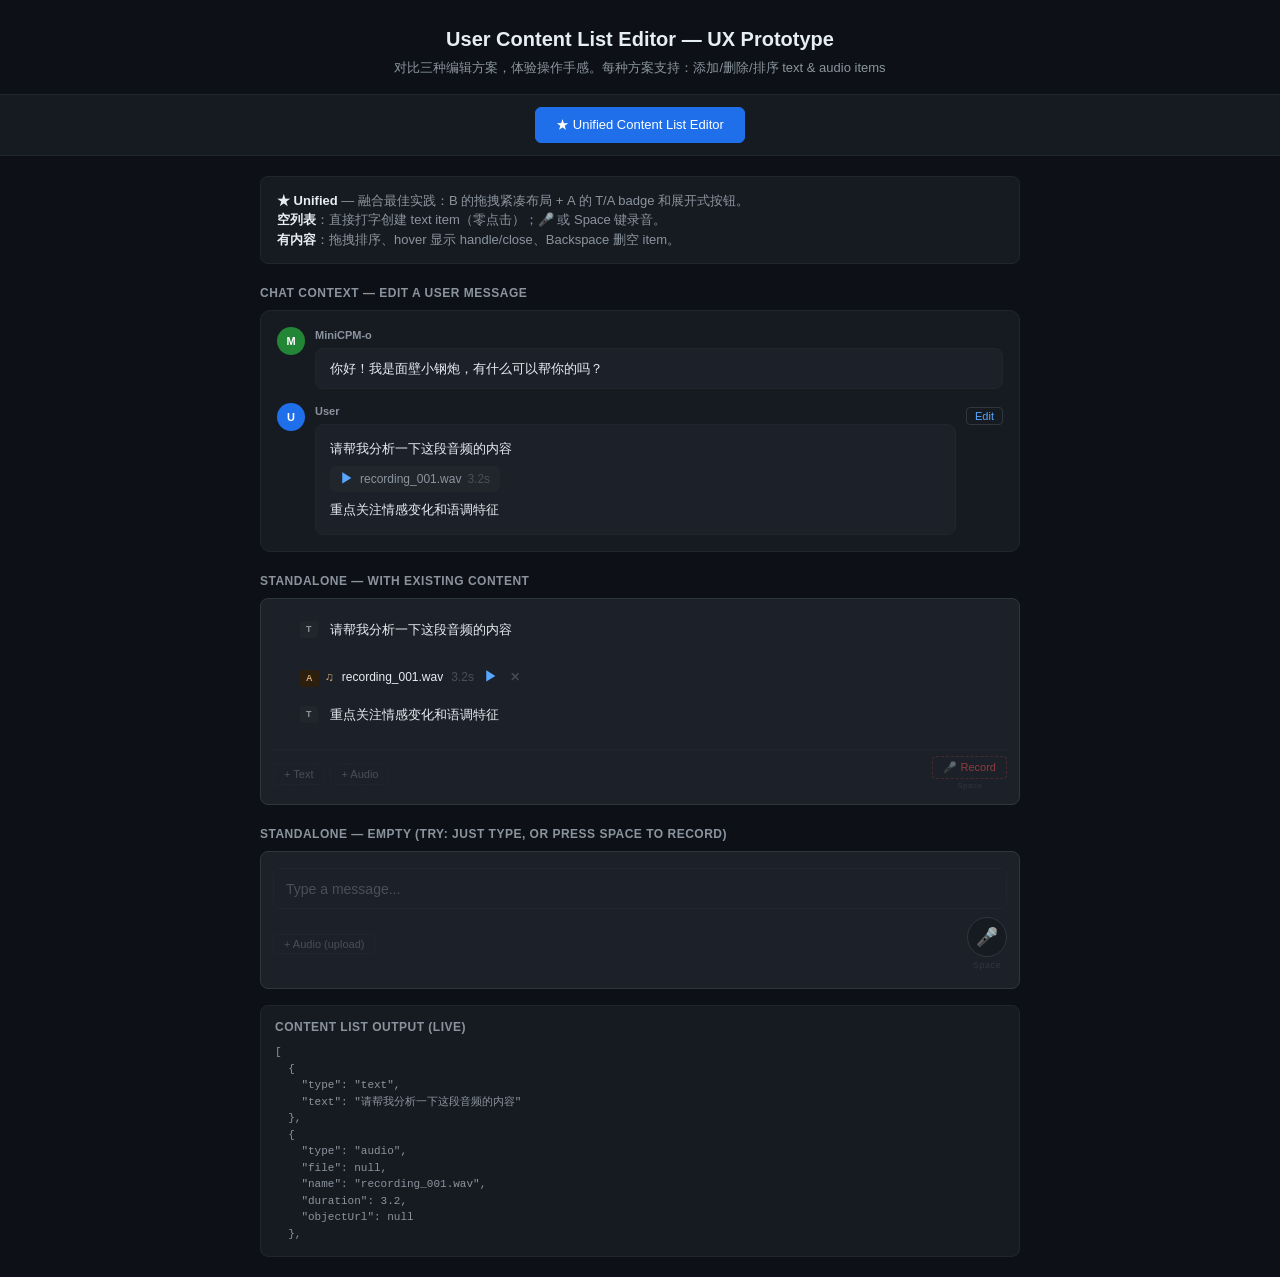
<file: apps/frontend/prototype-content-editor.html>
<!DOCTYPE html>
<html lang="zh-CN">
<head>
<meta charset="UTF-8">
<meta name="viewport" content="width=device-width, initial-scale=1.0">
<title>Content List Editor — UX Prototype</title>
<style>
/* ── Reset & Base ── */
*, *::before, *::after { box-sizing: border-box; margin: 0; padding: 0; }
body {
    font-family: -apple-system, BlinkMacSystemFont, 'Segoe UI', Roboto, sans-serif;
    background: #0d1117;
    color: #e6edf3;
    line-height: 1.5;
    min-height: 100vh;
}

/* ── Layout ── */
.page-header {
    text-align: center;
    padding: 24px 20px 16px;
    border-bottom: 1px solid #21262d;
}
.page-header h1 { font-size: 20px; font-weight: 600; margin-bottom: 4px; }
.page-header p { font-size: 13px; color: #8b949e; }

.tabs {
    display: flex;
    justify-content: center;
    gap: 4px;
    padding: 12px 20px;
    background: #161b22;
    border-bottom: 1px solid #21262d;
    position: sticky;
    top: 0;
    z-index: 10;
}
.tab-btn {
    padding: 8px 20px;
    border: 1px solid #30363d;
    border-radius: 6px;
    background: transparent;
    color: #8b949e;
    cursor: pointer;
    font-size: 13px;
    transition: all 0.15s;
}
.tab-btn:hover { border-color: #58a6ff; color: #c9d1d9; }
.tab-btn.active { background: #1f6feb; border-color: #1f6feb; color: #fff; }

.main { max-width: 800px; margin: 0 auto; padding: 20px; }

.variant-panel { display: none; }
.variant-panel.active { display: block; }

.variant-desc {
    background: #161b22;
    border: 1px solid #21262d;
    border-radius: 8px;
    padding: 14px 16px;
    margin-bottom: 16px;
    font-size: 13px;
    color: #8b949e;
}
.variant-desc strong { color: #e6edf3; }

/* ── Section titles ── */
.section-title {
    font-size: 12px;
    font-weight: 600;
    color: #8b949e;
    text-transform: uppercase;
    letter-spacing: 0.5px;
    margin: 20px 0 8px;
}

/* ── Chat simulation ── */
.chat-sim {
    background: #161b22;
    border: 1px solid #21262d;
    border-radius: 10px;
    padding: 16px;
    margin-bottom: 16px;
}
.chat-msg {
    display: flex;
    gap: 10px;
    margin-bottom: 14px;
    align-items: flex-start;
}
.chat-msg:last-child { margin-bottom: 0; }
.chat-avatar {
    width: 28px; height: 28px;
    border-radius: 50%;
    display: flex; align-items: center; justify-content: center;
    font-size: 11px; font-weight: 600;
    flex-shrink: 0;
}
.chat-avatar.user { background: #1f6feb; color: #fff; }
.chat-avatar.ai { background: #238636; color: #fff; }
.chat-bubble {
    flex: 1;
    min-width: 0;
}
.chat-bubble-view {
    background: #1c2129;
    border: 1px solid #21262d;
    border-radius: 8px;
    padding: 10px 14px;
    font-size: 13px;
}
.chat-role { font-size: 11px; font-weight: 600; color: #8b949e; margin-bottom: 4px; }

/* ── Content item rendering (view mode) ── */
.ci-view-text { margin: 4px 0; }
.ci-view-audio {
    display: inline-flex;
    align-items: center;
    gap: 6px;
    background: #21262d;
    border-radius: 6px;
    padding: 4px 10px;
    margin: 4px 0;
    font-size: 12px;
    color: #8b949e;
}
.ci-view-audio .play-btn {
    background: none; border: none; color: #58a6ff; cursor: pointer;
    font-size: 14px; padding: 0;
}

/* ── Edit button ── */
.chat-edit-btn {
    font-size: 11px;
    color: #58a6ff;
    cursor: pointer;
    padding: 2px 8px;
    border: 1px solid #30363d;
    border-radius: 4px;
    background: transparent;
    white-space: nowrap;
    align-self: flex-start;
    margin-top: 4px;
    transition: all 0.12s;
}
.chat-edit-btn:hover { background: #1f6feb22; border-color: #58a6ff; }

/* ── Editor container (shared) ── */
.editor-container {
    background: #1c2129;
    border: 1px solid #30363d;
    border-radius: 8px;
    padding: 12px;
}

/* ══════════════════════════════════════
   Variant A: Classic Panel
   ══════════════════════════════════════ */
.va-items { display: flex; flex-direction: column; gap: 6px; }
.va-item {
    display: flex; gap: 8px; align-items: flex-start;
    background: #161b22;
    border: 1px solid #21262d;
    border-radius: 6px;
    padding: 8px 10px;
    transition: border-color 0.12s;
}
.va-item:hover { border-color: #30363d; }
.va-badge {
    font-size: 10px; font-weight: 700;
    padding: 2px 7px; border-radius: 3px;
    flex-shrink: 0; margin-top: 4px;
    user-select: none;
}
.va-badge-text { background: #21262d; color: #8b949e; }
.va-badge-audio { background: #2d1f0e; color: #d4a574; }
.va-content { flex: 1; min-width: 0; }
.va-textarea {
    width: 100%;
    background: #0d1117;
    border: 1px solid #21262d;
    border-radius: 4px;
    color: #e6edf3;
    padding: 6px 8px;
    font-size: 13px;
    font-family: inherit;
    line-height: 1.5;
    resize: vertical;
    min-height: 32px;
}
.va-textarea:focus { border-color: #58a6ff; outline: none; }
.va-actions {
    display: flex; flex-direction: column; gap: 2px;
    flex-shrink: 0;
}
.va-act-btn {
    width: 22px; height: 20px;
    border: none; border-radius: 3px;
    cursor: pointer; font-size: 11px;
    display: flex; align-items: center; justify-content: center;
    background: #21262d; color: #8b949e;
    transition: all 0.1s; padding: 0;
}
.va-act-btn:hover { background: #30363d; color: #e6edf3; }
.va-act-btn:disabled { opacity: 0.25; cursor: default; }
.va-act-btn.remove { color: #f85149; }
.va-act-btn.remove:hover { background: #f8514922; }
.va-add-row {
    display: flex; gap: 6px; margin-top: 8px;
}
.va-add-btn {
    font-size: 12px; padding: 4px 12px;
    border: 1px dashed #30363d; border-radius: 5px;
    background: transparent; color: #8b949e;
    cursor: pointer; transition: all 0.12s;
}
.va-add-btn:hover { border-color: #58a6ff; color: #58a6ff; background: #1f6feb11; }

/* ══════════════════════════════════════
   Variant B: Modern Block (hover actions)
   ══════════════════════════════════════ */
.vb-items { display: flex; flex-direction: column; gap: 2px; }
.vb-item {
    display: flex; align-items: flex-start; gap: 0;
    padding: 6px 8px;
    border-radius: 6px;
    position: relative;
    transition: background 0.12s;
    border: 1px solid transparent;
}
.vb-item:hover { background: #161b22; border-color: #21262d; }
.vb-drag {
    width: 16px; flex-shrink: 0;
    display: flex; align-items: center; justify-content: center;
    color: #30363d; font-size: 12px;
    cursor: grab; padding-top: 5px;
    opacity: 0; transition: opacity 0.12s;
    user-select: none;
}
.vb-item:hover .vb-drag { opacity: 1; }
.vb-item.dragging { opacity: 0.5; border-color: #58a6ff; }
.vb-drop-indicator {
    height: 2px; background: #58a6ff; border-radius: 1px;
    margin: 0 20px; transition: all 0.1s;
}
.vb-content { flex: 1; min-width: 0; }
.vb-textarea {
    width: 100%;
    background: transparent;
    border: none;
    color: #e6edf3;
    padding: 4px 6px;
    font-size: 13px;
    font-family: inherit;
    line-height: 1.5;
    resize: none;
    min-height: 28px;
    outline: none;
}
.vb-textarea::placeholder { color: #484f58; }
.vb-audio-row {
    display: flex; align-items: center; gap: 8px;
    padding: 4px 6px;
    color: #8b949e; font-size: 12px;
}
.vb-audio-row .icon { color: #d4a574; }
.vb-close {
    position: absolute; top: 6px; right: 6px;
    width: 20px; height: 20px;
    border: none; border-radius: 3px;
    background: transparent; color: #484f58;
    cursor: pointer; font-size: 12px;
    display: flex; align-items: center; justify-content: center;
    opacity: 0; transition: all 0.12s;
}
.vb-item:hover .vb-close { opacity: 1; }
.vb-close:hover { background: #f8514922; color: #f85149; }
.vb-add-zone {
    display: flex; justify-content: center;
    margin-top: 6px;
}
.vb-add-btn {
    display: flex; align-items: center; gap: 4px;
    padding: 4px 14px;
    border: none;
    background: transparent;
    color: #484f58;
    cursor: pointer;
    font-size: 12px;
    border-radius: 4px;
    transition: all 0.12s;
}
.vb-add-btn:hover { background: #21262d; color: #8b949e; }
.vb-add-menu {
    display: none;
    position: absolute;
    background: #1c2129;
    border: 1px solid #30363d;
    border-radius: 8px;
    padding: 4px;
    box-shadow: 0 8px 24px rgba(0,0,0,0.4);
    z-index: 20;
}
.vb-add-menu.show { display: block; }
.vb-add-menu-item {
    display: block; width: 100%;
    padding: 6px 14px;
    border: none; background: transparent;
    color: #e6edf3; font-size: 13px;
    cursor: pointer; text-align: left;
    border-radius: 4px;
}
.vb-add-menu-item:hover { background: #21262d; }

/* ══════════════════════════════════════
   Variant C: Document Flow
   ══════════════════════════════════════ */
.vc-items { display: flex; flex-direction: column; gap: 0; }
.vc-item {
    position: relative;
    padding: 2px 0;
}
.vc-item + .vc-item.vc-type-audio,
.vc-item.vc-type-audio + .vc-item {
    border-top: 1px solid #21262d;
    margin-top: 4px;
    padding-top: 6px;
}
.vc-textarea {
    width: 100%;
    background: transparent;
    border: none;
    color: #e6edf3;
    padding: 4px 8px;
    font-size: 13px;
    font-family: inherit;
    line-height: 1.6;
    resize: none;
    min-height: 28px;
    outline: none;
}
.vc-textarea:focus {
    background: #161b2266;
    border-radius: 4px;
}
.vc-textarea::placeholder { color: #484f58; }
.vc-audio-chip {
    display: inline-flex; align-items: center; gap: 8px;
    background: #21262d;
    border: 1px solid #30363d;
    border-radius: 8px;
    padding: 6px 12px;
    margin: 2px 8px;
    font-size: 12px;
    color: #8b949e;
    position: relative;
}
.vc-audio-chip .chip-icon { color: #d4a574; font-size: 14px; }
.vc-audio-chip .chip-play {
    background: none; border: none; color: #58a6ff; cursor: pointer;
    font-size: 13px; padding: 0;
}
.vc-audio-chip .chip-remove {
    background: none; border: none; color: #484f58; cursor: pointer;
    font-size: 11px; padding: 0 0 0 4px;
    transition: color 0.12s;
}
.vc-audio-chip .chip-remove:hover { color: #f85149; }
.vc-toolbar {
    display: flex; gap: 4px; padding: 8px 0 0;
    border-top: 1px solid #21262d;
    margin-top: 4px;
}
.vc-tool-btn {
    padding: 4px 12px;
    border: 1px solid #30363d;
    border-radius: 5px;
    background: transparent;
    color: #8b949e;
    cursor: pointer;
    font-size: 12px;
    transition: all 0.12s;
}
.vc-tool-btn:hover { border-color: #58a6ff; color: #58a6ff; }

/* ── Audio shared styles ── */
.audio-action-zone {
    display: flex; gap: 6px; align-items: stretch;
}
.audio-action-btn {
    display: flex; align-items: center; gap: 6px;
    padding: 8px 14px;
    border: 1px dashed #30363d;
    border-radius: 6px;
    cursor: pointer;
    transition: all 0.15s;
    font-size: 12px;
    color: #8b949e;
    background: transparent;
    flex: 1;
    justify-content: center;
}
.audio-action-btn:hover { border-color: #58a6ff; color: #58a6ff; background: #1f6feb08; }
.audio-action-btn.record-btn:hover { border-color: #f85149; color: #f85149; background: #f8514908; }
.audio-info {
    display: flex; align-items: center; gap: 8px;
    font-size: 12px; color: #8b949e;
}
.audio-info .name { color: #e6edf3; max-width: 150px; overflow: hidden; text-overflow: ellipsis; white-space: nowrap; }
.audio-play-btn {
    background: none; border: none; color: #58a6ff; cursor: pointer;
    font-size: 14px; padding: 2px;
}
.audio-remove-btn {
    background: none; border: none; color: #484f58; cursor: pointer;
    font-size: 11px; padding: 2px; transition: color 0.12s;
}
.audio-remove-btn:hover { color: #f85149; }

/* ── Recording UI ── */
.recording-inline {
    display: flex; align-items: center; gap: 10px;
    padding: 8px 12px;
    background: #1c0a0a;
    border: 1px solid #f85149;
    border-radius: 6px;
    animation: rec-border-pulse 1.5s ease-in-out infinite;
}
@keyframes rec-border-pulse {
    0%, 100% { border-color: #f85149; box-shadow: 0 0 0 0 #f8514900; }
    50% { border-color: #f8514988; box-shadow: 0 0 8px 0 #f8514933; }
}
.rec-dot {
    width: 10px; height: 10px;
    background: #f85149;
    border-radius: 50%;
    flex-shrink: 0;
    animation: rec-dot-pulse 1s ease-in-out infinite;
}
@keyframes rec-dot-pulse {
    0%, 100% { opacity: 1; transform: scale(1); }
    50% { opacity: 0.4; transform: scale(0.8); }
}
.rec-label { color: #f85149; font-size: 12px; font-weight: 500; }
.rec-timer {
    color: #f85149; font-size: 14px;
    font-variant-numeric: tabular-nums;
    font-weight: 600;
    min-width: 36px;
}
.rec-stop-btn {
    margin-left: auto;
    padding: 4px 14px;
    border: 1px solid #f85149;
    border-radius: 5px;
    background: #f8514922;
    color: #f85149;
    cursor: pointer;
    font-size: 12px;
    font-weight: 500;
    transition: all 0.12s;
}
.rec-stop-btn:hover { background: #f8514944; }
.rec-cancel-btn {
    padding: 4px 10px;
    border: 1px solid #30363d;
    border-radius: 5px;
    background: transparent;
    color: #8b949e;
    cursor: pointer;
    font-size: 12px;
    transition: all 0.12s;
}
.rec-cancel-btn:hover { border-color: #8b949e; color: #e6edf3; }
.rec-keys-hint { font-size: 10px; color: #484f58; margin-left: auto; white-space: nowrap; }

/* ── Add buttons record variant ── */
.va-add-btn.record, .vc-tool-btn.record { color: #f8514999; border-color: #f8514944; }
.va-add-btn.record:hover, .vc-tool-btn.record:hover { color: #f85149; border-color: #f85149; background: #f8514911; }
.vb-add-menu-item.record { color: #f85149; }

/* ══════════════════════════════════════
   Variant D: Unified (Best)
   ══════════════════════════════════════ */
.vu-wrap { min-height: 40px; }

/* ── Empty state ── */
.vu-empty {
    display: flex; flex-direction: column; gap: 8px;
    padding: 4px 0;
}
.vu-empty-ta {
    width: 100%;
    background: transparent;
    border: 1px solid #21262d;
    border-radius: 6px;
    color: #e6edf3;
    padding: 10px 12px;
    font-size: 14px;
    font-family: inherit;
    line-height: 1.5;
    resize: none;
    min-height: 40px;
    outline: none;
    transition: border-color 0.15s;
}
.vu-empty-ta:focus { border-color: #58a6ff; }
.vu-empty-ta::placeholder { color: #484f58; }
.vu-empty-bottom {
    display: flex; align-items: center; justify-content: space-between;
}
.vu-empty-adds {
    display: flex; gap: 6px;
}
.vu-empty-add-btn {
    font-size: 11px; padding: 3px 10px;
    border: 1px solid #21262d; border-radius: 4px;
    background: transparent; color: #484f58;
    cursor: pointer; transition: all 0.12s;
}
.vu-empty-add-btn:hover { border-color: #30363d; color: #8b949e; }
.vu-empty-rec-zone {
    display: flex; flex-direction: column; align-items: center; gap: 2px;
}
.vu-empty-rec-btn {
    width: 40px; height: 40px;
    border-radius: 50%;
    border: 1px solid #30363d;
    background: #161b22;
    cursor: pointer;
    font-size: 18px;
    display: flex; align-items: center; justify-content: center;
    transition: all 0.15s;
}
.vu-empty-rec-btn:hover { border-color: #f85149; background: #f8514911; }
.vu-empty-rec-btn.recording {
    border-color: #f85149; background: #f8514922;
    animation: rec-border-pulse 1.5s ease-in-out infinite;
}
.vu-empty-rec-hint {
    font-size: 9px; color: #30363d; letter-spacing: 0.5px;
}

/* ── Full state items ── */
.vu-items { display: flex; flex-direction: column; gap: 2px; }
.vu-item {
    display: flex; align-items: flex-start; gap: 6px;
    padding: 5px 6px;
    border-radius: 6px;
    position: relative;
    transition: background 0.1s;
    border: 1px solid transparent;
}
.vu-item:hover { background: #161b22; border-color: #21262d; }
.vu-item.vu-dragging { opacity: 0.4; border-color: #58a6ff; }
.vu-drag {
    width: 14px; flex-shrink: 0;
    display: flex; align-items: center; justify-content: center;
    color: #21262d; font-size: 11px;
    cursor: grab; padding-top: 5px;
    opacity: 0; transition: opacity 0.1s;
    user-select: none;
}
.vu-item:hover .vu-drag { opacity: 1; color: #484f58; }
.vu-badge {
    font-size: 9px; font-weight: 700;
    padding: 2px 6px; border-radius: 3px;
    flex-shrink: 0; margin-top: 4px;
    user-select: none; letter-spacing: 0.3px;
}
.vu-badge-text { background: #21262d; color: #8b949e; }
.vu-badge-audio { background: #2d1f0e; color: #d4a574; }
.vu-content { flex: 1; min-width: 0; }
.vu-textarea {
    width: 100%;
    background: transparent;
    border: none;
    color: #e6edf3;
    padding: 3px 6px;
    font-size: 13px;
    font-family: inherit;
    line-height: 1.5;
    resize: none;
    min-height: 26px;
    outline: none;
}
.vu-textarea:focus { background: #0d111766; border-radius: 3px; }
.vu-textarea::placeholder { color: #30363d; }
.vu-item-actions {
    display: flex; align-items: center; gap: 1px;
    flex-shrink: 0; margin-top: 2px;
    opacity: 0; transition: opacity 0.1s;
}
.vu-item:hover .vu-item-actions { opacity: 1; }
.vu-act {
    width: 20px; height: 20px;
    border: none; border-radius: 3px;
    background: transparent; color: #484f58;
    cursor: pointer; font-size: 11px;
    display: flex; align-items: center; justify-content: center;
    transition: all 0.1s; padding: 0;
}
.vu-act:hover { background: #21262d; color: #8b949e; }
.vu-act:disabled { opacity: 0.2; cursor: default; }
.vu-act:disabled:hover { background: transparent; }
.vu-act.vu-act-remove:hover { background: #f8514922; color: #f85149; }

/* ── Add row ── */
.vu-add-row {
    display: flex; align-items: center; gap: 6px;
    margin-top: 6px; padding-top: 6px;
    border-top: 1px solid #21262d;
}
.vu-add-btn {
    font-size: 11px; padding: 4px 10px;
    border: 1px dashed #21262d; border-radius: 4px;
    background: transparent; color: #484f58;
    cursor: pointer; transition: all 0.12s;
}
.vu-add-btn:hover { border-color: #58a6ff; color: #58a6ff; background: #1f6feb08; }
.vu-rec-wrap {
    display: flex; flex-direction: column; align-items: center; gap: 1px;
    margin-left: auto;
}
.vu-rec-btn {
    border-color: #f8514933 !important; color: #f8514988 !important;
}
.vu-rec-btn:hover { border-color: #f85149 !important; color: #f85149 !important; background: #f8514911 !important; }
.vu-rec-hint {
    font-size: 8px; color: #30363d; letter-spacing: 0.5px;
}

/* ── Save bar ── */
.editor-save-bar {
    display: flex; gap: 8px; justify-content: flex-end;
    margin-top: 10px; padding-top: 10px;
    border-top: 1px solid #21262d;
}
.btn-primary {
    padding: 6px 16px; border: none; border-radius: 6px;
    background: #238636; color: #fff; cursor: pointer;
    font-size: 13px; font-weight: 500;
    transition: background 0.12s;
}
.btn-primary:hover { background: #2ea043; }
.btn-secondary {
    padding: 6px 16px; border: 1px solid #30363d; border-radius: 6px;
    background: transparent; color: #8b949e; cursor: pointer;
    font-size: 13px; transition: all 0.12s;
}
.btn-secondary:hover { border-color: #8b949e; color: #e6edf3; }

/* ── Output preview ── */
.output-panel {
    background: #161b22;
    border: 1px solid #21262d;
    border-radius: 8px;
    padding: 12px 14px;
    margin-top: 16px;
}
.output-panel pre {
    font-size: 11px;
    color: #8b949e;
    white-space: pre-wrap;
    word-break: break-all;
    max-height: 200px;
    overflow-y: auto;
}
</style>
</head>
<body>

<div class="page-header">
    <h1>User Content List Editor — UX Prototype</h1>
    <p>对比三种编辑方案，体验操作手感。每种方案支持：添加/删除/排序 text & audio items</p>
</div>

<div class="tabs">
    <button class="tab-btn active" onclick="switchTab('d')">★ Unified Content List Editor</button>
</div>

<div class="main">

<!-- ═══════════════════ Variant D: Unified (Best) ═══════════════════ -->
<div class="variant-panel active" id="panel-d">
    <div class="variant-desc">
        <strong>★ Unified</strong> — 融合最佳实践：B 的拖拽紧凑布局 + A 的 T/A badge 和展开式按钮。
        <br><strong>空列表</strong>：直接打字创建 text item（零点击）；🎤 或 Space 键录音。
        <br><strong>有内容</strong>：拖拽排序、hover 显示 handle/close、Backspace 删空 item。
    </div>

    <div class="section-title">Chat Context — Edit a User Message</div>
    <div class="chat-sim">
        <div class="chat-msg">
            <div class="chat-avatar ai">M</div>
            <div class="chat-bubble">
                <div class="chat-role">MiniCPM-o</div>
                <div class="chat-bubble-view">你好！我是面壁小钢炮，有什么可以帮你的吗？</div>
            </div>
        </div>
        <div class="chat-msg">
            <div class="chat-avatar user">U</div>
            <div class="chat-bubble">
                <div class="chat-role">User</div>
                <div id="d-view" class="chat-bubble-view"></div>
                <div id="d-editor-wrap" style="display:none;"></div>
                <div id="d-save-bar" class="editor-save-bar" style="display:none;">
                    <button class="btn-secondary" onclick="toggleEdit('d', false)">Cancel</button>
                    <button class="btn-primary" onclick="saveEdit('d')">Save & Resend</button>
                </div>
            </div>
            <button class="chat-edit-btn" id="d-edit-btn" onclick="toggleEdit('d', true)">Edit</button>
        </div>
    </div>

    <div class="section-title">Standalone — With Existing Content</div>
    <div class="editor-container" id="d-standalone"></div>

    <div class="section-title" style="margin-top:20px">Standalone — Empty (Try: just type, or press Space to record)</div>
    <div class="editor-container" id="d-empty-standalone"></div>

    <div class="output-panel">
        <div class="section-title" style="margin-top:0;">Content List Output (live)</div>
        <pre id="d-output"></pre>
    </div>
</div>

<!-- ═══════════════════ Variant A: Classic Panel ═══════════════════ -->
<div class="variant-panel" id="panel-a">
    <div class="variant-desc">
        <strong>A: Classic Panel</strong> — 与现有 SystemContentEditor 风格一致。每个 item 一行：
        左侧 badge（T/A）、中间内容、右侧操作按钮（↑↓✕）。底部 +Text / +Audio 按钮。
        <br>特点：所有控件始终可见，操作明确，无隐藏状态。
    </div>

    <div class="section-title">Chat Context</div>
    <div class="chat-sim">
        <div class="chat-msg">
            <div class="chat-avatar ai">M</div>
            <div class="chat-bubble">
                <div class="chat-role">MiniCPM-o</div>
                <div class="chat-bubble-view">你好！我是面壁小钢炮，有什么可以帮你的吗？</div>
            </div>
        </div>
        <div class="chat-msg">
            <div class="chat-avatar user">U</div>
            <div class="chat-bubble">
                <div class="chat-role">User</div>
                <div id="a-view" class="chat-bubble-view"></div>
                <div id="a-editor-wrap" style="display:none;"></div>
                <div id="a-save-bar" class="editor-save-bar" style="display:none;">
                    <button class="btn-secondary" onclick="toggleEdit('a', false)">Cancel</button>
                    <button class="btn-primary" onclick="saveEdit('a')">Save & Resend</button>
                </div>
            </div>
            <button class="chat-edit-btn" id="a-edit-btn" onclick="toggleEdit('a', true)">Edit</button>
        </div>
    </div>

    <div class="section-title">Standalone Editor Playground</div>
    <div class="editor-container" id="a-standalone"></div>

    <div class="output-panel">
        <div class="section-title" style="margin-top:0;">Content List Output (live)</div>
        <pre id="a-output"></pre>
    </div>
</div>

<!-- ═══════════════════ Variant B: Modern Block ═══════════════════ -->
<div class="variant-panel" id="panel-b">
    <div class="variant-desc">
        <strong>B: Modern Block</strong> — Notion 风格。无边框文本编辑，hover 显示控件。
        左侧 drag handle（⠿）可拖拽排序，右上角 ✕ 删除。底部 + 按钮展开菜单。
        <br>特点：视觉清爽，减少干扰，操作需 hover 触发。
    </div>

    <div class="section-title">Chat Context</div>
    <div class="chat-sim">
        <div class="chat-msg">
            <div class="chat-avatar ai">M</div>
            <div class="chat-bubble">
                <div class="chat-role">MiniCPM-o</div>
                <div class="chat-bubble-view">你好！我是面壁小钢炮，有什么可以帮你的吗？</div>
            </div>
        </div>
        <div class="chat-msg">
            <div class="chat-avatar user">U</div>
            <div class="chat-bubble">
                <div class="chat-role">User</div>
                <div id="b-view" class="chat-bubble-view"></div>
                <div id="b-editor-wrap" style="display:none;"></div>
                <div id="b-save-bar" class="editor-save-bar" style="display:none;">
                    <button class="btn-secondary" onclick="toggleEdit('b', false)">Cancel</button>
                    <button class="btn-primary" onclick="saveEdit('b')">Save & Resend</button>
                </div>
            </div>
            <button class="chat-edit-btn" id="b-edit-btn" onclick="toggleEdit('b', true)">Edit</button>
        </div>
    </div>

    <div class="section-title">Standalone Editor Playground</div>
    <div class="editor-container" id="b-standalone"></div>

    <div class="output-panel">
        <div class="section-title" style="margin-top:0;">Content List Output (live)</div>
        <pre id="b-output"></pre>
    </div>
</div>

<!-- ═══════════════════ Variant C: Document Flow ═══════════════════ -->
<div class="variant-panel" id="panel-c">
    <div class="variant-desc">
        <strong>C: Document Flow</strong> — 文档编辑器风格。文本无边框直接编辑，音频显示为 chip 卡片。
        底部 toolbar 添加 items。item 之间用细线分隔。
        <br>特点：接近所见即所得，最自然的编辑体验，但排序需 toolbar 操作。
    </div>

    <div class="section-title">Chat Context</div>
    <div class="chat-sim">
        <div class="chat-msg">
            <div class="chat-avatar ai">M</div>
            <div class="chat-bubble">
                <div class="chat-role">MiniCPM-o</div>
                <div class="chat-bubble-view">你好！我是面壁小钢炮，有什么可以帮你的吗？</div>
            </div>
        </div>
        <div class="chat-msg">
            <div class="chat-avatar user">U</div>
            <div class="chat-bubble">
                <div class="chat-role">User</div>
                <div id="c-view" class="chat-bubble-view"></div>
                <div id="c-editor-wrap" style="display:none;"></div>
                <div id="c-save-bar" class="editor-save-bar" style="display:none;">
                    <button class="btn-secondary" onclick="toggleEdit('c', false)">Cancel</button>
                    <button class="btn-primary" onclick="saveEdit('c')">Save & Resend</button>
                </div>
            </div>
            <button class="chat-edit-btn" id="c-edit-btn" onclick="toggleEdit('c', true)">Edit</button>
        </div>
    </div>

    <div class="section-title">Standalone Editor Playground</div>
    <div class="editor-container" id="c-standalone"></div>

    <div class="output-panel">
        <div class="section-title" style="margin-top:0;">Content List Output (live)</div>
        <pre id="c-output"></pre>
    </div>
</div>

</div><!-- .main -->

<script>
// ═══════════════════════════════════════════════════════════════
// Shared utilities
// ═══════════════════════════════════════════════════════════════

// ═══════════════════════════════════════════════════════════════
// Recording Manager
// ═══════════════════════════════════════════════════════════════

let _recordingCount = 0;

/** Global recording lock — only one recording at a time (one microphone) */
let _globalRecordingActive = false;
/** Reference to the active RecordingSession instance (for programmatic stop/cancel) */
let _activeRecordingSession = null;
/** The UnifiedEditor that last received user interaction (click/focus) */
let _lastActiveEditor = null;

// ── Space key: tap = toggle, hold = push-to-talk; ESC = cancel ──
//
// 与 index.html 的录音快捷键完全一致：
//   Space keydown (非输入框, 非 repeat):
//     未录音 → 开始录音，记录按下时间
//     录音中 + 新的 Space（上一次 tap 留下的）→ toggle 停止
//   Space keyup:
//     按住 >= 300ms → push-to-talk，松开停止录音
//     按住 < 300ms  → tap/toggle，录音继续，等下一次 tap 停止
//   ESC → 取消录音（丢弃）
//
(function initRecordingShortcuts() {
    const HOLD_THRESHOLD_MS = 300;
    let spaceDownTime = 0;
    let spaceHeld = false;

    function isInputFocused() {
        const tag = document.activeElement?.tagName;
        return tag === 'TEXTAREA' || tag === 'INPUT' || tag === 'SELECT';
    }

    document.addEventListener('keydown', (e) => {
        // ESC: cancel recording (always, even when input focused)
        if (e.key === 'Escape' && _globalRecordingActive && _activeRecordingSession) {
            e.preventDefault();
            _activeRecordingSession.cancel();
            spaceHeld = false;
            return;
        }

        // Space: only when not in text input, not repeat
        if (e.code !== 'Space' || isInputFocused() || e.repeat) return;
        if (!_lastActiveEditor) return;
        if (!_lastActiveEditor.wrap.offsetParent) return; // not visible
        e.preventDefault();

        if (!_globalRecordingActive) {
            // Not recording → start
            spaceHeld = true;
            spaceDownTime = Date.now();
            _lastActiveEditor._startRecording();
        } else if (!spaceHeld && _activeRecordingSession) {
            // Recording + new Space keydown (from previous tap's toggle) → stop
            _activeRecordingSession.stop();
        }
    });

    document.addEventListener('keyup', (e) => {
        if (e.code !== 'Space' || !spaceHeld) return;
        e.preventDefault();
        spaceHeld = false;

        if (!_globalRecordingActive || !_activeRecordingSession) return;

        const holdMs = Date.now() - spaceDownTime;
        if (holdMs >= HOLD_THRESHOLD_MS) {
            // Hold >= 300ms → push-to-talk, release stops recording
            _activeRecordingSession.stop();
        }
        // Tap < 300ms → toggle mode, recording continues until next Space tap
    });
})();

class RecordingSession {
    /**
     * @param {HTMLElement} container - Where to render recording UI
     * @param {Object} callbacks
     * @param {Function} callbacks.onDone - (objectUrl, name, duration) => void
     * @param {Function} callbacks.onCancel - () => void
     */
    constructor(container, callbacks) {
        this.container = container;
        this.callbacks = callbacks;
        this.mediaRecorder = null;
        this.chunks = [];
        this.startTime = 0;
        this.timerInterval = null;
        this.stream = null;
        this._start();
    }

    async _start() {
        if (_globalRecordingActive) {
            console.warn('Another recording is already active');
            this.callbacks.onCancel();
            return;
        }
        _globalRecordingActive = true;
        _activeRecordingSession = this;

        try {
            this.stream = await navigator.mediaDevices.getUserMedia({ audio: true });
        } catch (e) {
            _globalRecordingActive = false;
            _activeRecordingSession = null;
            alert('Microphone access denied. Please allow microphone access.');
            this.callbacks.onCancel();
            return;
        }

        this.chunks = [];
        this.mediaRecorder = new MediaRecorder(this.stream);

        this.mediaRecorder.ondataavailable = (e) => {
            if (e.data.size > 0) this.chunks.push(e.data);
        };

        this.mediaRecorder.onstop = () => {
            this._stopTimer();
            this._stopStream();
            _globalRecordingActive = false;
            _activeRecordingSession = null;
            if (this._cancelled || this.chunks.length === 0) {
                this.callbacks.onCancel();
                return;
            }
            const blob = new Blob(this.chunks, { type: 'audio/webm' });
            const objectUrl = URL.createObjectURL(blob);
            const duration = (Date.now() - this.startTime) / 1000;
            _recordingCount++;
            const name = `recording_${String(_recordingCount).padStart(3, '0')}.webm`;
            this.callbacks.onDone(objectUrl, name, duration);
        };

        this.mediaRecorder.start(100); // 100ms timeslice
        this.startTime = Date.now();
        this._cancelled = false;

        // Render recording UI
        this._renderUI();
        this._startTimer();
    }

    _renderUI() {
        this.container.innerHTML = '';
        const row = document.createElement('div');
        row.className = 'recording-inline';

        row.innerHTML = `
            <div class="rec-dot"></div>
            <span class="rec-label">Recording</span>
            <span class="rec-timer">0:00</span>
            <span class="rec-keys-hint">Space stop · ESC cancel</span>
            <button class="rec-cancel-btn">Cancel</button>
            <button class="rec-stop-btn">⏹ Stop</button>
        `;

        this._timerEl = row.querySelector('.rec-timer');

        row.querySelector('.rec-stop-btn').addEventListener('click', () => this.stop());
        row.querySelector('.rec-cancel-btn').addEventListener('click', () => this.cancel());

        this.container.appendChild(row);
    }

    _startTimer() {
        this.timerInterval = setInterval(() => {
            const elapsed = (Date.now() - this.startTime) / 1000;
            const mins = Math.floor(elapsed / 60);
            const secs = Math.floor(elapsed % 60);
            if (this._timerEl) {
                this._timerEl.textContent = `${mins}:${String(secs).padStart(2, '0')}`;
            }
        }, 200);
    }

    _stopTimer() {
        if (this.timerInterval) {
            clearInterval(this.timerInterval);
            this.timerInterval = null;
        }
    }

    _stopStream() {
        if (this.stream) {
            this.stream.getTracks().forEach(t => t.stop());
            this.stream = null;
        }
    }

    stop() {
        if (this.mediaRecorder && this.mediaRecorder.state === 'recording') {
            this.mediaRecorder.stop();
        }
    }

    cancel() {
        this._cancelled = true;
        this._stopTimer();
        if (this.mediaRecorder && this.mediaRecorder.state === 'recording') {
            // onstop will fire → checks _cancelled → calls onCancel + releases global lock
            this.mediaRecorder.stop();
        } else {
            // MediaRecorder not started yet
            _globalRecordingActive = false;
            _activeRecordingSession = null;
            this._stopStream();
            this.callbacks.onCancel();
        }
    }
}

/** Sample content list for demo */
function getSampleItems() {
    return [
        { type: 'text', text: '请帮我分析一下这段音频的内容' },
        { type: 'audio', file: null, name: 'recording_001.wav', duration: 3.2, objectUrl: null },
        { type: 'text', text: '重点关注情感变化和语调特征' },
    ];
}

function deepCopy(items) {
    return JSON.parse(JSON.stringify(items));
}

/** Render content items in view mode (non-editing) */
function renderViewMode(container, items) {
    container.innerHTML = '';
    items.forEach(item => {
        if (item.type === 'text') {
            const div = document.createElement('div');
            div.className = 'ci-view-text';
            div.textContent = item.text;
            container.appendChild(div);
        } else if (item.type === 'audio') {
            const div = document.createElement('div');
            div.className = 'ci-view-audio';
            div.innerHTML = `<button class="play-btn">&#9654;</button>
                <span>${escapeHtml(item.name || 'audio')}</span>
                <span style="color:#484f58">${item.duration ? item.duration.toFixed(1) + 's' : ''}</span>`;
            container.appendChild(div);
        }
    });
}

function escapeHtml(s) {
    const d = document.createElement('div');
    d.textContent = s;
    return d.innerHTML;
}

/** Auto-resize textarea */
function autoResize(textarea) {
    textarea.style.height = '0';
    textarea.style.height = Math.max(28, textarea.scrollHeight) + 'px';
}

/**
 * Create audio UI (shared by all variants)
 * States: empty (upload/record), recording, has-audio (info + play)
 */
function createAudioUploadUI(item, idx, onChange) {
    const wrap = document.createElement('div');

    if (item._recording) {
        // Recording state — show inline recorder
        new RecordingSession(wrap, {
            onDone: (objectUrl, name, duration) => {
                item._recording = false;
                item.objectUrl = objectUrl;
                item.name = name;
                item.duration = duration;
                onChange();
            },
            onCancel: () => {
                item._recording = false;
                onChange();
            }
        });
    } else if (item.name) {
        // Has audio — show info + play + remove
        wrap.className = 'audio-info';

        const noteIcon = document.createElement('span');
        noteIcon.style.color = '#d4a574';
        noteIcon.innerHTML = '&#9835;';
        wrap.appendChild(noteIcon);

        const nameSpan = document.createElement('span');
        nameSpan.className = 'name';
        nameSpan.textContent = item.name;
        wrap.appendChild(nameSpan);

        const durSpan = document.createElement('span');
        durSpan.style.color = '#484f58';
        durSpan.textContent = item.duration ? item.duration.toFixed(1) + 's' : '';
        wrap.appendChild(durSpan);

        // Play button (actually plays!)
        const playBtn = document.createElement('button');
        playBtn.className = 'audio-play-btn';
        playBtn.innerHTML = '&#9654;';
        playBtn.title = 'Play';
        let audioEl = null;
        playBtn.addEventListener('click', () => {
            if (audioEl && !audioEl.paused) {
                audioEl.pause();
                audioEl.currentTime = 0;
                playBtn.innerHTML = '&#9654;';
                return;
            }
            const src = item.objectUrl || (item.file ? URL.createObjectURL(item.file) : null);
            if (!src) return;
            audioEl = new Audio(src);
            playBtn.innerHTML = '⏸';
            audioEl.play();
            audioEl.addEventListener('ended', () => { playBtn.innerHTML = '&#9654;'; });
            audioEl.addEventListener('pause', () => { playBtn.innerHTML = '&#9654;'; });
        });
        wrap.appendChild(playBtn);

        // Remove button
        const removeBtn = document.createElement('button');
        removeBtn.className = 'audio-remove-btn';
        removeBtn.innerHTML = '&#10005;';
        removeBtn.title = 'Remove audio';
        removeBtn.addEventListener('click', () => {
            item.file = null; item.name = ''; item.duration = 0; item.objectUrl = null;
            onChange();
        });
        wrap.appendChild(removeBtn);
    } else {
        // Empty — show Upload + Record buttons
        wrap.className = 'audio-action-zone';

        // Upload button
        const uploadBtn = document.createElement('button');
        uploadBtn.className = 'audio-action-btn';
        uploadBtn.innerHTML = '<span>📎</span> Upload';
        const fileInput = document.createElement('input');
        fileInput.type = 'file'; fileInput.accept = 'audio/*';
        fileInput.style.display = 'none';
        fileInput.addEventListener('change', (e) => {
            const f = e.target.files[0];
            if (!f) return;
            item.file = f;
            item.name = f.name;
            const url = URL.createObjectURL(f);
            item.objectUrl = url;
            const audio = new Audio(url);
            audio.addEventListener('loadedmetadata', () => {
                item.duration = audio.duration;
                onChange();
            });
            audio.addEventListener('error', () => { item.duration = 0; onChange(); });
        });
        uploadBtn.appendChild(fileInput);
        uploadBtn.addEventListener('click', () => fileInput.click());
        wrap.appendChild(uploadBtn);

        // Record button
        const recordBtn = document.createElement('button');
        recordBtn.className = 'audio-action-btn record-btn';
        recordBtn.innerHTML = '<span>🎤</span> Record';
        recordBtn.addEventListener('click', () => {
            item._recording = true;
            onChange();
        });
        wrap.appendChild(recordBtn);
    }
    return wrap;
}

/** Start recording into a new audio item for a given editor */
function startRecordForEditor(editor) {
    if (_globalRecordingActive) return; // global lock
    const newItem = { type: 'audio', file: null, name: '', duration: 0, objectUrl: null, _recording: true };
    editor.items.push(newItem);
    editor.render();
    editor.onChange(editor.getItems());
}

// ═══════════════════════════════════════════════════════════════
// Variant A: Classic Panel
// ═══════════════════════════════════════════════════════════════

class PanelEditor {
    constructor(container, onChange) {
        this.container = container;
        this.onChange = onChange;
        this.items = [];
        this.wrap = document.createElement('div');
        container.appendChild(this.wrap);
    }

    setItems(items) {
        this.items = items.map(it => ({ ...it }));
        this.render();
    }

    getItems() { return deepCopy(this.items); }

    render() {
        this.wrap.innerHTML = '';
        const list = document.createElement('div');
        list.className = 'va-items';

        this.items.forEach((item, idx) => {
            const row = document.createElement('div');
            row.className = 'va-item';

            // Badge
            const badge = document.createElement('span');
            badge.className = `va-badge va-badge-${item.type}`;
            badge.textContent = item.type === 'text' ? 'T' : 'A';
            row.appendChild(badge);

            // Content
            const content = document.createElement('div');
            content.className = 'va-content';

            if (item.type === 'text') {
                const ta = document.createElement('textarea');
                ta.className = 'va-textarea';
                ta.value = item.text || '';
                ta.placeholder = 'Enter text...';
                ta.rows = 1;
                let composing = false;
                ta.addEventListener('compositionstart', () => { composing = true; });
                ta.addEventListener('compositionend', () => {
                    composing = false;
                    item.text = ta.value;
                    autoResize(ta);
                    this.onChange(this.getItems());
                });
                ta.addEventListener('input', () => {
                    item.text = ta.value;
                    autoResize(ta);
                    if (!composing) this.onChange(this.getItems());
                });
                content.appendChild(ta);
                requestAnimationFrame(() => autoResize(ta));
            } else {
                content.appendChild(createAudioUploadUI(item, idx, () => {
                    this.render();
                    this.onChange(this.getItems());
                }));
            }
            row.appendChild(content);

            // Actions
            const actions = document.createElement('div');
            actions.className = 'va-actions';

            const upBtn = document.createElement('button');
            upBtn.className = 'va-act-btn'; upBtn.textContent = '↑'; upBtn.title = 'Move up';
            upBtn.disabled = idx === 0;
            upBtn.addEventListener('click', () => this._move(idx, -1));
            actions.appendChild(upBtn);

            const downBtn = document.createElement('button');
            downBtn.className = 'va-act-btn'; downBtn.textContent = '↓'; downBtn.title = 'Move down';
            downBtn.disabled = idx === this.items.length - 1;
            downBtn.addEventListener('click', () => this._move(idx, 1));
            actions.appendChild(downBtn);

            const delBtn = document.createElement('button');
            delBtn.className = 'va-act-btn remove'; delBtn.textContent = '✕'; delBtn.title = 'Remove';
            delBtn.addEventListener('click', () => this._remove(idx));
            actions.appendChild(delBtn);

            row.appendChild(actions);
            list.appendChild(row);
        });

        this.wrap.appendChild(list);

        // Add buttons
        const addRow = document.createElement('div');
        addRow.className = 'va-add-row';
        const addTextBtn = document.createElement('button');
        addTextBtn.className = 'va-add-btn'; addTextBtn.textContent = '+ Text';
        addTextBtn.addEventListener('click', () => this._add('text'));
        addRow.appendChild(addTextBtn);
        const addAudioBtn = document.createElement('button');
        addAudioBtn.className = 'va-add-btn'; addAudioBtn.textContent = '+ Audio';
        addAudioBtn.addEventListener('click', () => this._add('audio'));
        addRow.appendChild(addAudioBtn);
        const recBtn = document.createElement('button');
        recBtn.className = 'va-add-btn record'; recBtn.textContent = '🎤 Record';
        recBtn.addEventListener('click', () => startRecordForEditor(this));
        addRow.appendChild(recBtn);
        this.wrap.appendChild(addRow);
    }

    _move(idx, dir) {
        const ni = idx + dir;
        if (ni < 0 || ni >= this.items.length) return;
        [this.items[idx], this.items[ni]] = [this.items[ni], this.items[idx]];
        this.render();
        this.onChange(this.getItems());
    }
    _remove(idx) {
        this.items.splice(idx, 1);
        this.render();
        this.onChange(this.getItems());
    }
    _add(type) {
        if (type === 'text') this.items.push({ type: 'text', text: '' });
        else this.items.push({ type: 'audio', file: null, name: '', duration: 0, objectUrl: null });
        this.render();
        this.onChange(this.getItems());
    }
}

// ═══════════════════════════════════════════════════════════════
// Variant B: Modern Block (drag & drop)
// ═══════════════════════════════════════════════════════════════

class BlockEditor {
    constructor(container, onChange) {
        this.container = container;
        this.onChange = onChange;
        this.items = [];
        this.wrap = document.createElement('div');
        container.appendChild(this.wrap);
        this._dragIdx = -1;
    }

    setItems(items) {
        this.items = items.map(it => ({ ...it }));
        this.render();
    }

    getItems() { return deepCopy(this.items); }

    render() {
        this.wrap.innerHTML = '';
        const list = document.createElement('div');
        list.className = 'vb-items';

        this.items.forEach((item, idx) => {
            const row = document.createElement('div');
            row.className = 'vb-item';
            row.draggable = true;
            row.dataset.idx = idx;

            // Drag handle
            const drag = document.createElement('div');
            drag.className = 'vb-drag';
            drag.innerHTML = '⠿';
            row.appendChild(drag);

            // Content
            const content = document.createElement('div');
            content.className = 'vb-content';

            if (item.type === 'text') {
                const ta = document.createElement('textarea');
                ta.className = 'vb-textarea';
                ta.value = item.text || '';
                ta.placeholder = 'Type something...';
                ta.rows = 1;
                let composing = false;
                ta.addEventListener('compositionstart', () => { composing = true; });
                ta.addEventListener('compositionend', () => {
                    composing = false;
                    item.text = ta.value;
                    autoResize(ta);
                    this.onChange(this.getItems());
                });
                ta.addEventListener('input', () => {
                    item.text = ta.value;
                    autoResize(ta);
                    if (!composing) this.onChange(this.getItems());
                });
                content.appendChild(ta);
                requestAnimationFrame(() => autoResize(ta));
            } else {
                content.appendChild(createAudioUploadUI(item, idx, () => {
                    this.render();
                    this.onChange(this.getItems());
                }));
            }
            row.appendChild(content);

            // Close button
            const closeBtn = document.createElement('button');
            closeBtn.className = 'vb-close';
            closeBtn.innerHTML = '&#10005;';
            closeBtn.addEventListener('click', () => this._remove(idx));
            row.appendChild(closeBtn);

            // Drag events
            row.addEventListener('dragstart', (e) => {
                this._dragIdx = idx;
                row.classList.add('dragging');
                e.dataTransfer.effectAllowed = 'move';
            });
            row.addEventListener('dragend', () => {
                row.classList.remove('dragging');
                this._dragIdx = -1;
                list.querySelectorAll('.vb-drop-indicator').forEach(el => el.remove());
            });
            row.addEventListener('dragover', (e) => {
                e.preventDefault();
                e.dataTransfer.dropEffect = 'move';
            });
            row.addEventListener('drop', (e) => {
                e.preventDefault();
                const fromIdx = this._dragIdx;
                const toIdx = idx;
                if (fromIdx === -1 || fromIdx === toIdx) return;
                const [moved] = this.items.splice(fromIdx, 1);
                this.items.splice(toIdx, 0, moved);
                this.render();
                this.onChange(this.getItems());
            });

            list.appendChild(row);
        });

        this.wrap.appendChild(list);

        // Add button with menu
        const addZone = document.createElement('div');
        addZone.className = 'vb-add-zone';
        addZone.style.position = 'relative';

        const addBtn = document.createElement('button');
        addBtn.className = 'vb-add-btn';
        addBtn.innerHTML = '<span style="font-size:14px">+</span> Add item';

        const menu = document.createElement('div');
        menu.className = 'vb-add-menu';

        const menuText = document.createElement('button');
        menuText.className = 'vb-add-menu-item';
        menuText.textContent = '📝 Text';
        menuText.addEventListener('click', () => { this._add('text'); menu.classList.remove('show'); });
        menu.appendChild(menuText);

        const menuAudio = document.createElement('button');
        menuAudio.className = 'vb-add-menu-item';
        menuAudio.textContent = '🎵 Audio (upload)';
        menuAudio.addEventListener('click', () => { this._add('audio'); menu.classList.remove('show'); });
        menu.appendChild(menuAudio);

        const menuRecord = document.createElement('button');
        menuRecord.className = 'vb-add-menu-item record';
        menuRecord.textContent = '🎤 Record';
        menuRecord.addEventListener('click', () => { menu.classList.remove('show'); startRecordForEditor(this); });
        menu.appendChild(menuRecord);

        addBtn.addEventListener('click', (e) => {
            e.stopPropagation();
            menu.classList.toggle('show');
            // Position menu above button
            const rect = addBtn.getBoundingClientRect();
            menu.style.bottom = '32px';
            menu.style.left = '50%';
            menu.style.transform = 'translateX(-50%)';
        });

        // Close menu on outside click
        document.addEventListener('click', () => { menu.classList.remove('show'); });

        addZone.appendChild(addBtn);
        addZone.appendChild(menu);
        this.wrap.appendChild(addZone);
    }

    _remove(idx) {
        this.items.splice(idx, 1);
        this.render();
        this.onChange(this.getItems());
    }
    _add(type) {
        if (type === 'text') this.items.push({ type: 'text', text: '' });
        else this.items.push({ type: 'audio', file: null, name: '', duration: 0, objectUrl: null });
        this.render();
        this.onChange(this.getItems());
    }
}

// ═══════════════════════════════════════════════════════════════
// Variant C: Document Flow
// ═══════════════════════════════════════════════════════════════

class FlowEditor {
    constructor(container, onChange) {
        this.container = container;
        this.onChange = onChange;
        this.items = [];
        this.wrap = document.createElement('div');
        container.appendChild(this.wrap);
    }

    setItems(items) {
        this.items = items.map(it => ({ ...it }));
        this.render();
    }

    getItems() { return deepCopy(this.items); }

    render() {
        this.wrap.innerHTML = '';
        const list = document.createElement('div');
        list.className = 'vc-items';

        this.items.forEach((item, idx) => {
            const row = document.createElement('div');
            row.className = `vc-item vc-type-${item.type}`;

            if (item.type === 'text') {
                const ta = document.createElement('textarea');
                ta.className = 'vc-textarea';
                ta.value = item.text || '';
                ta.placeholder = 'Type here...';
                ta.rows = 1;
                let composing = false;
                ta.addEventListener('compositionstart', () => { composing = true; });
                ta.addEventListener('compositionend', () => {
                    composing = false;
                    item.text = ta.value;
                    autoResize(ta);
                    this.onChange(this.getItems());
                });
                ta.addEventListener('input', () => {
                    item.text = ta.value;
                    autoResize(ta);
                    if (!composing) this.onChange(this.getItems());
                });
                // Handle backspace on empty — remove item
                ta.addEventListener('keydown', (e) => {
                    if (e.key === 'Backspace' && ta.value === '' && this.items.length > 1) {
                        e.preventDefault();
                        this._remove(idx);
                    }
                });
                row.appendChild(ta);
                requestAnimationFrame(() => autoResize(ta));
            } else {
                const chip = document.createElement('div');
                chip.className = 'vc-audio-chip';
                if (item.name) {
                    chip.innerHTML = `
                        <span class="chip-icon">&#9835;</span>
                        <span>${escapeHtml(item.name)}</span>
                        <span style="color:#484f58">${item.duration ? item.duration.toFixed(1) + 's' : ''}</span>
                        <button class="chip-play">&#9654;</button>
                        <button class="chip-remove" title="Remove">&#10005;</button>`;
                    chip.querySelector('.chip-remove').addEventListener('click', () => this._remove(idx));
                } else {
                    const uploadUI = createAudioUploadUI(item, idx, () => {
                        this.render();
                        this.onChange(this.getItems());
                    });
                    chip.appendChild(uploadUI);
                }
                row.appendChild(chip);
            }

            list.appendChild(row);
        });

        this.wrap.appendChild(list);

        // Toolbar
        const toolbar = document.createElement('div');
        toolbar.className = 'vc-toolbar';

        const addTextBtn = document.createElement('button');
        addTextBtn.className = 'vc-tool-btn';
        addTextBtn.textContent = '+ Text';
        addTextBtn.addEventListener('click', () => this._add('text'));
        toolbar.appendChild(addTextBtn);

        const addAudioBtn = document.createElement('button');
        addAudioBtn.className = 'vc-tool-btn';
        addAudioBtn.textContent = '+ Audio';
        addAudioBtn.addEventListener('click', () => this._add('audio'));
        toolbar.appendChild(addAudioBtn);

        const recBtn = document.createElement('button');
        recBtn.className = 'vc-tool-btn record';
        recBtn.textContent = '🎤 Record';
        recBtn.addEventListener('click', () => startRecordForEditor(this));
        toolbar.appendChild(recBtn);

        this.wrap.appendChild(toolbar);
    }

    _remove(idx) {
        this.items.splice(idx, 1);
        this.render();
        this.onChange(this.getItems());
    }
    _add(type) {
        if (type === 'text') this.items.push({ type: 'text', text: '' });
        else this.items.push({ type: 'audio', file: null, name: '', duration: 0, objectUrl: null });
        this.render();
        this.onChange(this.getItems());
    }
}

// ═══════════════════════════════════════════════════════════════
// Variant D: Unified (Best)
// ═══════════════════════════════════════════════════════════════

class UnifiedEditor {
    constructor(container, onChange) {
        this.container = container;
        this.onChange = onChange;
        this.items = [];
        this.wrap = document.createElement('div');
        this.wrap.className = 'vu-wrap';
        container.appendChild(this.wrap);
        this._dragIdx = -1;

        // Track focus: any click/focus inside this editor → mark as last active
        this.wrap.addEventListener('focusin', () => { _lastActiveEditor = this; });
        this.wrap.addEventListener('click', () => { _lastActiveEditor = this; });
    }

    destroy() { /* no global listener to clean up */ }

    setItems(items) {
        this.items = items.map(it => ({ ...it }));
        this.render();
    }

    getItems() { return deepCopy(this.items); }

    render() {
        this.wrap.innerHTML = '';
        if (this.items.length === 0) {
            this._renderEmpty();
        } else {
            this._renderFull();
        }
    }

    // ── Empty state: just type or record ──
    _renderEmpty() {
        const empty = document.createElement('div');
        empty.className = 'vu-empty';

        // Textarea — typing anything creates a text item
        const ta = document.createElement('textarea');
        ta.className = 'vu-empty-ta';
        ta.placeholder = 'Type a message...';
        ta.rows = 1;
        let composing = false;
        ta.addEventListener('compositionstart', () => { composing = true; });
        ta.addEventListener('compositionend', () => {
            composing = false;
            if (ta.value) this._promoteText(ta);
        });
        ta.addEventListener('input', () => {
            autoResize(ta);
            if (!composing && ta.value.length > 0) {
                this._promoteText(ta);
            }
        });
        empty.appendChild(ta);

        // Bottom row: add hints + record button
        const bottom = document.createElement('div');
        bottom.className = 'vu-empty-bottom';

        const adds = document.createElement('div');
        adds.className = 'vu-empty-adds';

        const addAudioBtn = document.createElement('button');
        addAudioBtn.className = 'vu-empty-add-btn';
        addAudioBtn.textContent = '+ Audio (upload)';
        addAudioBtn.addEventListener('click', () => {
            this.items.push({ type: 'audio', file: null, name: '', duration: 0, objectUrl: null });
            this.render();
            this.onChange(this.getItems());
        });
        adds.appendChild(addAudioBtn);
        bottom.appendChild(adds);

        const recZone = document.createElement('div');
        recZone.className = 'vu-empty-rec-zone';
        const recBtn = document.createElement('button');
        recBtn.className = 'vu-empty-rec-btn';
        recBtn.textContent = '🎤';
        recBtn.title = 'Tap Space: toggle record\nHold Space: push-to-talk\nESC: cancel';
        recBtn.addEventListener('click', () => this._startRecording());
        recZone.appendChild(recBtn);
        const recHint = document.createElement('span');
        recHint.className = 'vu-empty-rec-hint';
        recHint.textContent = 'Space';
        recZone.appendChild(recHint);
        bottom.appendChild(recZone);

        empty.appendChild(bottom);
        this.wrap.appendChild(empty);
        requestAnimationFrame(() => autoResize(ta));
    }

    _promoteText(ta) {
        const text = ta.value;
        this.items.push({ type: 'text', text });
        this.render();
        this.onChange(this.getItems());
        // Restore cursor
        const newTa = this.wrap.querySelector('.vu-textarea');
        if (newTa) {
            newTa.focus();
            newTa.selectionStart = newTa.selectionEnd = text.length;
        }
    }

    _startRecording() {
        if (_globalRecordingActive) return; // another editor is already recording
        this.items.push({
            type: 'audio', file: null, name: '', duration: 0, objectUrl: null, _recording: true
        });
        this.render();
        this.onChange(this.getItems());
    }

    // ── Full state: items + add row ──
    _renderFull() {
        const list = document.createElement('div');
        list.className = 'vu-items';

        this.items.forEach((item, idx) => {
            const row = document.createElement('div');
            row.className = 'vu-item';
            row.draggable = true;
            row.dataset.idx = idx;

            // Drag handle
            const drag = document.createElement('div');
            drag.className = 'vu-drag';
            drag.textContent = '⠿';
            row.appendChild(drag);

            // Badge
            const badge = document.createElement('span');
            badge.className = `vu-badge vu-badge-${item.type}`;
            badge.textContent = item.type === 'text' ? 'T' : 'A';
            row.appendChild(badge);

            // Content
            const content = document.createElement('div');
            content.className = 'vu-content';

            if (item.type === 'text') {
                const ta = document.createElement('textarea');
                ta.className = 'vu-textarea';
                ta.value = item.text || '';
                ta.placeholder = 'Type here...';
                ta.rows = 1;
                let composing = false;
                ta.addEventListener('compositionstart', () => { composing = true; });
                ta.addEventListener('compositionend', () => {
                    composing = false;
                    item.text = ta.value;
                    autoResize(ta);
                    this.onChange(this.getItems());
                });
                ta.addEventListener('input', () => {
                    item.text = ta.value;
                    autoResize(ta);
                    if (!composing) this.onChange(this.getItems());
                });
                // Backspace on empty text → remove item
                ta.addEventListener('keydown', (e) => {
                    if (e.key === 'Backspace' && ta.value === '' && this.items.length > 1) {
                        e.preventDefault();
                        this._remove(idx);
                    }
                });
                content.appendChild(ta);
                requestAnimationFrame(() => autoResize(ta));
            } else {
                content.appendChild(createAudioUploadUI(item, idx, () => {
                    this.render();
                    this.onChange(this.getItems());
                }));
            }
            row.appendChild(content);

            // Action buttons: ↑ ↓ ✕ (horizontal, hover to show)
            const actions = document.createElement('div');
            actions.className = 'vu-item-actions';

            const upBtn = document.createElement('button');
            upBtn.className = 'vu-act';
            upBtn.textContent = '↑';
            upBtn.title = 'Move up';
            upBtn.disabled = idx === 0;
            upBtn.addEventListener('click', () => this._move(idx, -1));
            actions.appendChild(upBtn);

            const downBtn = document.createElement('button');
            downBtn.className = 'vu-act';
            downBtn.textContent = '↓';
            downBtn.title = 'Move down';
            downBtn.disabled = idx === this.items.length - 1;
            downBtn.addEventListener('click', () => this._move(idx, 1));
            actions.appendChild(downBtn);

            const delBtn = document.createElement('button');
            delBtn.className = 'vu-act vu-act-remove';
            delBtn.textContent = '✕';
            delBtn.title = 'Remove';
            delBtn.addEventListener('click', () => this._remove(idx));
            actions.appendChild(delBtn);

            row.appendChild(actions);

            // Drag & drop
            row.addEventListener('dragstart', (e) => {
                this._dragIdx = idx;
                row.classList.add('vu-dragging');
                e.dataTransfer.effectAllowed = 'move';
            });
            row.addEventListener('dragend', () => {
                row.classList.remove('vu-dragging');
                this._dragIdx = -1;
            });
            row.addEventListener('dragover', (e) => {
                e.preventDefault();
                e.dataTransfer.dropEffect = 'move';
            });
            row.addEventListener('drop', (e) => {
                e.preventDefault();
                const from = this._dragIdx;
                const to = idx;
                if (from === -1 || from === to) return;
                const [moved] = this.items.splice(from, 1);
                this.items.splice(to, 0, moved);
                this.render();
                this.onChange(this.getItems());
            });

            list.appendChild(row);
        });

        this.wrap.appendChild(list);

        // Add row (always visible, expanded)
        const addRow = document.createElement('div');
        addRow.className = 'vu-add-row';

        const addText = document.createElement('button');
        addText.className = 'vu-add-btn';
        addText.textContent = '+ Text';
        addText.addEventListener('click', () => this._add('text'));
        addRow.appendChild(addText);

        const addAudio = document.createElement('button');
        addAudio.className = 'vu-add-btn';
        addAudio.textContent = '+ Audio';
        addAudio.addEventListener('click', () => this._add('audio'));
        addRow.appendChild(addAudio);

        const recWrap = document.createElement('div');
        recWrap.className = 'vu-rec-wrap';
        const recBtn = document.createElement('button');
        recBtn.className = 'vu-add-btn vu-rec-btn';
        recBtn.textContent = '🎤 Record';
        recBtn.addEventListener('click', () => this._startRecording());
        recWrap.appendChild(recBtn);
        const recHint = document.createElement('span');
        recHint.className = 'vu-rec-hint';
        recHint.textContent = 'Space';
        recWrap.appendChild(recHint);
        addRow.appendChild(recWrap);

        this.wrap.appendChild(addRow);
    }

    _add(type) {
        if (type === 'text') this.items.push({ type: 'text', text: '' });
        else this.items.push({ type: 'audio', file: null, name: '', duration: 0, objectUrl: null });
        this.render();
        this.onChange(this.getItems());
        if (type === 'text') {
            const tas = this.wrap.querySelectorAll('.vu-textarea');
            const last = tas[tas.length - 1];
            if (last) last.focus();
        }
    }

    _move(idx, dir) {
        const ni = idx + dir;
        if (ni < 0 || ni >= this.items.length) return;
        [this.items[idx], this.items[ni]] = [this.items[ni], this.items[idx]];
        this.render();
        this.onChange(this.getItems());
    }

    _remove(idx) {
        this.items.splice(idx, 1);
        this.render();
        this.onChange(this.getItems());
    }
}

// ═══════════════════════════════════════════════════════════════
// App initialization
// ═══════════════════════════════════════════════════════════════

const editors = {};
const chatEditors = {};
const editStates = { a: false, b: false, c: false, d: false };

function getEditorClass(variant) {
    switch (variant) {
        case 'a': return PanelEditor;
        case 'b': return BlockEditor;
        case 'c': return FlowEditor;
        case 'd': return UnifiedEditor;
    }
}

function initAll() {
    // Init A/B/C
    ['a', 'b', 'c'].forEach(variant => {
        const EditorClass = getEditorClass(variant);
        const outputEl = document.getElementById(`${variant}-output`);

        const standalone = new EditorClass(
            document.getElementById(`${variant}-standalone`),
            (items) => { outputEl.textContent = JSON.stringify(items, null, 2); }
        );
        standalone.setItems(getSampleItems());
        editors[variant] = standalone;
        outputEl.textContent = JSON.stringify(standalone.getItems(), null, 2);

        renderViewMode(document.getElementById(`${variant}-view`), getSampleItems());
        chatEditors[variant] = null;
    });

    // Init D (Unified) — has two standalone editors: one with content, one empty
    const dOutput = document.getElementById('d-output');
    const dStandalone = new UnifiedEditor(
        document.getElementById('d-standalone'),
        (items) => { dOutput.textContent = JSON.stringify(items, null, 2); }
    );
    dStandalone.setItems(getSampleItems());
    editors['d'] = dStandalone;
    dOutput.textContent = JSON.stringify(dStandalone.getItems(), null, 2);

    // Empty standalone for D
    const dEmptyStandalone = new UnifiedEditor(
        document.getElementById('d-empty-standalone'),
        (items) => { /* secondary editor, no output binding */ }
    );
    dEmptyStandalone.setItems([]);
    editors['d-empty'] = dEmptyStandalone;

    renderViewMode(document.getElementById('d-view'), getSampleItems());
    chatEditors['d'] = null;
}

function switchTab(variant) {
    document.querySelectorAll('.tab-btn').forEach(btn => btn.classList.remove('active'));
    document.querySelectorAll('.variant-panel').forEach(p => p.classList.remove('active'));
    document.querySelector(`.tab-btn[onclick="switchTab('${variant}')"]`).classList.add('active');
    document.getElementById(`panel-${variant}`).classList.add('active');
}

function toggleEdit(variant, editing) {
    const viewEl = document.getElementById(`${variant}-view`);
    const editorWrap = document.getElementById(`${variant}-editor-wrap`);
    const saveBar = document.getElementById(`${variant}-save-bar`);
    const editBtn = document.getElementById(`${variant}-edit-btn`);

    if (editing) {
        viewEl.style.display = 'none';
        editorWrap.style.display = 'block';
        saveBar.style.display = 'flex';
        editBtn.style.display = 'none';

        // Create editor if not exists
        if (!chatEditors[variant]) {
            const EditorClass = getEditorClass(variant);
            chatEditors[variant] = new EditorClass(editorWrap, () => {});
        }
        chatEditors[variant].setItems(getSampleItems());
    } else {
        viewEl.style.display = '';
        editorWrap.style.display = 'none';
        saveBar.style.display = 'none';
        editBtn.style.display = '';
    }
    editStates[variant] = editing;
}

function saveEdit(variant) {
    if (!chatEditors[variant]) return;
    const items = chatEditors[variant].getItems();

    // Update view
    renderViewMode(document.getElementById(`${variant}-view`), items);

    // Close editor
    toggleEdit(variant, false);

    // Flash effect to show save
    const viewEl = document.getElementById(`${variant}-view`);
    viewEl.style.transition = 'background 0.3s';
    viewEl.style.background = '#238636';
    setTimeout(() => { viewEl.style.background = ''; }, 300);

    console.log(`[Variant ${variant.toUpperCase()}] Saved:`, items);
}

// Initialize on load
initAll();
</script>
</body>
</html>
</file>
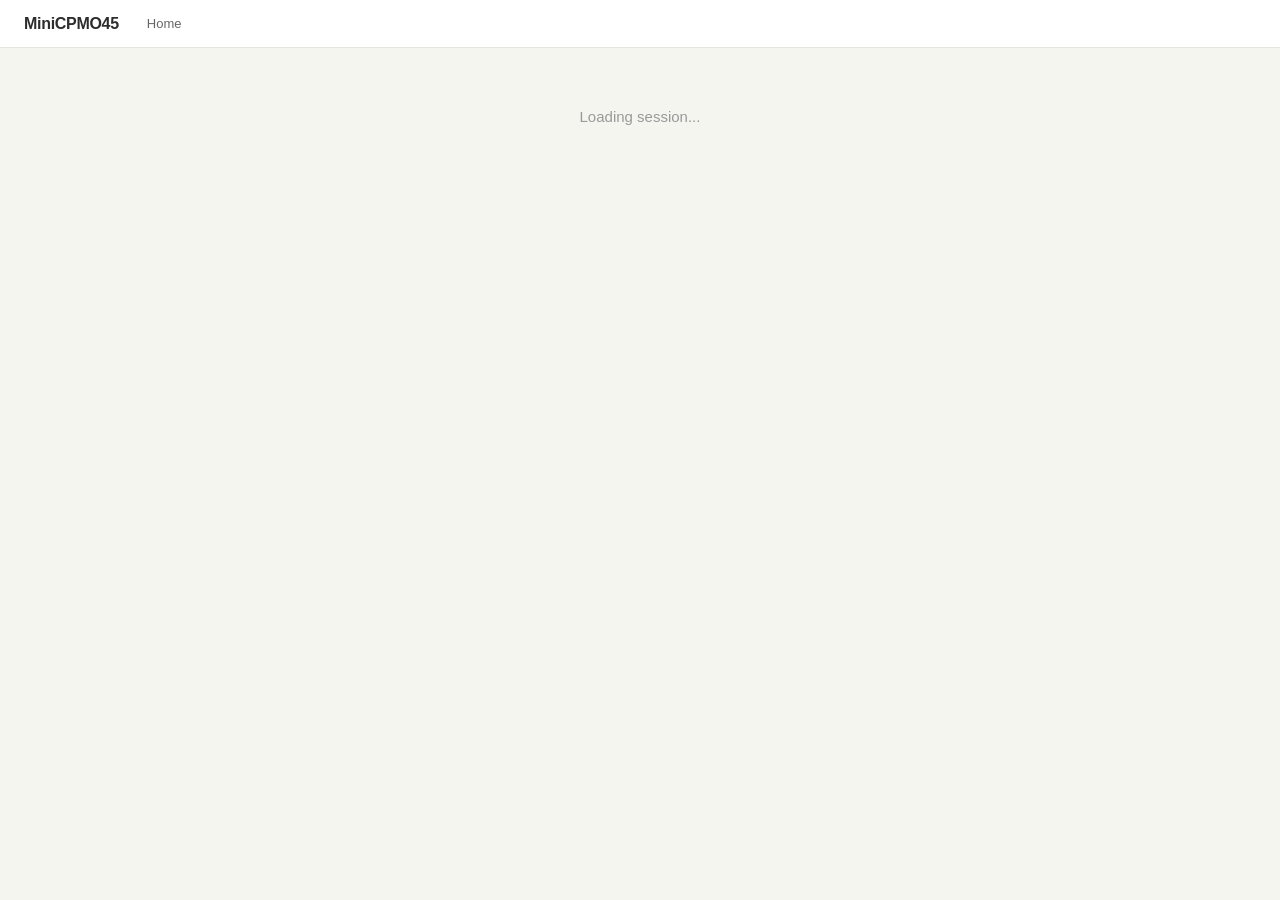
<file: apps/frontend/session-viewer.html>
<!DOCTYPE html>
<html lang="zh-CN">
<head>
    <meta charset="UTF-8">
    <meta name="viewport" content="width=device-width, initial-scale=1.0">
    <title>Session Viewer — MiniCPMO45</title>
    <style>
        * { margin: 0; padding: 0; box-sizing: border-box; }
        body {
            font-family: -apple-system, BlinkMacSystemFont, 'Segoe UI', 'PingFang SC', 'Noto Sans SC', sans-serif;
            background: #f5f5f0; color: #2d2d2d;
            height: 100vh; display: flex; flex-direction: column;
        }
        .header {
            background: #fff; padding: 12px 24px;
            display: flex; justify-content: space-between; align-items: center;
            border-bottom: 1px solid #e5e5e0; flex-shrink: 0;
        }
        .header-left { display: flex; align-items: center; gap: 16px; }
        .header h1 { font-size: 16px; font-weight: 600; letter-spacing: -0.3px; }
        .nav-links { display: flex; gap: 6px; }
        .nav-links a {
            font-size: 13px; padding: 4px 12px; border-radius: 6px;
            text-decoration: none; color: #666; transition: all 0.15s;
        }
        .nav-links a:hover { background: #f0f0eb; }
        .main-content {
            flex: 1; overflow-y: auto;
            max-width: 1040px; width: 100%; margin: 0 auto; padding: 0 16px 40px;
        }

        /* Area 1: Session info */
        .session-info { padding: 12px 0; border-bottom: 1px solid #eee; margin-bottom: 8px; }
        .si-top { display: flex; justify-content: space-between; align-items: center; margin-bottom: 6px; }
        .si-title { font-size: 15px; font-weight: 600; }
        .si-actions { display: flex; gap: 8px; align-items: center; }
        .badge { display: inline-block; padding: 2px 8px; border-radius: 10px; font-size: 11px; font-weight: 500; }
        .badge-streaming { color: #1a7f37; background: #ddf4e4; }
        .badge-chat { color: #92400e; background: #fef3c7; }
        .badge-duplex { color: #1e40af; background: #dbeafe; }
        .dl-btn {
            font-size: 12px; padding: 3px 10px; border-radius: 6px;
            background: #f0f0eb; border: 1px solid #e5e5e0; cursor: pointer;
            color: #555; text-decoration: none; transition: all 0.15s;
        }
        .dl-btn:hover { background: #e5e5e0; color: #2d2d2d; }
        .si-meta { font-size: 12px; color: #999; display: flex; gap: 16px; flex-wrap: wrap; }
        .si-meta strong { color: #888; font-weight: 500; }
        .cfg-toggle {
            display: inline-flex; align-items: center; gap: 4px;
            font-size: 12px; color: #bbb; cursor: pointer; margin-top: 6px;
            border: none; background: none;
        }
        .cfg-toggle:hover { color: #888; }
        .cfg-body {
            display: none; margin-top: 6px; padding: 10px 12px;
            background: #fafaf8; border-radius: 8px; border: 1px solid #eee;
            font-size: 11px; font-family: 'SF Mono', Menlo, monospace;
            white-space: pre-wrap; word-break: break-all; color: #888;
            max-height: 200px; overflow-y: auto;
        }
        .cfg-body.open { display: block; }

        /* Areas 2 & 3: Replay sections */
        .area-sec {
            margin: 14px auto; padding: 14px 16px; max-width: 80%;
            background: #fff; border: 1px solid #e5e5e0; border-radius: 12px;
        }
        .area-hd {
            font-size: 13px; font-weight: 600; color: #555; margin-bottom: 10px;
            display: flex; align-items: center; gap: 8px;
        }
        .area-hd .sub { color: #bbb; font-weight: 400; font-size: 11px; }
        .area-sec video { width: 100%; border-radius: 8px; max-height: 384px; background: #000; }

        /* Shared audio ctrl */
        .audio-ctrl {
            margin-top: 8px; background: #fff; border: 1px solid #e5e5e0;
            border-radius: 8px; padding: 6px 12px;
            display: flex; align-items: center; gap: 8px; user-select: none; font-size: 12px;
        }
        .audio-ctrl button {
            width: 24px; height: 24px; border-radius: 50%; border: none;
            color: #fff; cursor: pointer; display: flex; align-items: center;
            justify-content: center; flex-shrink: 0; font-size: 10px;
            background: #2d2d2d; transition: opacity 0.15s;
        }
        .audio-ctrl button:hover { opacity: 0.75; }
        .audio-ctrl .ac-time {
            color: #999; white-space: nowrap; min-width: 68px;
            font-variant-numeric: tabular-nums; font-size: 11px;
        }
        .audio-ctrl .ac-bar {
            flex: 1; height: 3px; background: #e5e5e0; border-radius: 2px;
            position: relative; cursor: pointer; min-width: 60px;
        }
        .audio-ctrl .ac-bar-fill {
            position: absolute; top: 0; left: 0; height: 100%;
            background: #2d2d2d; border-radius: 2px; pointer-events: none;
        }
        .audio-ctrl .ac-bar-dot {
            position: absolute; top: -4px; width: 11px; height: 11px;
            background: #2d2d2d; border: 2px solid #fff; border-radius: 50%;
            transform: translateX(-50%); box-shadow: 0 0 2px rgba(0,0,0,0.15);
            pointer-events: none;
        }

        /* Area 4: Multi-track timeline */
        .mt-wrap {
            margin: 14px 0; background: #fff;
            border: 1px solid #e5e5e0; border-radius: 12px; overflow: hidden;
        }
        .mt-ctrl {
            padding: 8px 16px; background: #fafaf8;
            border-bottom: 1px solid #e5e5e0;
            display: flex; align-items: center; gap: 12px;
        }
        .mt-pbtn {
            width: 30px; height: 30px; border-radius: 50%; border: none;
            background: #2d2d2d; color: #fff; cursor: pointer;
            display: flex; align-items: center; justify-content: center;
            font-size: 11px; flex-shrink: 0;
        }
        .mt-pbtn:hover { opacity: 0.8; }
        .mt-status { font-size: 12px; color: #999; font-variant-numeric: tabular-nums; }
        .mt-heading { font-size: 13px; font-weight: 500; color: #555; margin-left: auto; }

        .mt-body { display: flex; }
        .mt-lbl {
            flex-shrink: 0; width: 84px;
            background: #fafaf8; border-right: 1px solid #e5e5e0;
            position: sticky; left: 0; z-index: 2;
        }
        .mt-lbl-cell {
            padding: 0 6px; font-size: 10px; font-weight: 500; color: #999;
            display: flex; align-items: center; border-bottom: 1px solid #f0f0eb;
        }
        .mt-scroll { flex: 1; overflow-x: auto; }
        .mt-grid { display: grid; grid-auto-flow: column; }
        .mt-c {
            padding: 3px 2px; border-bottom: 1px solid #f0f0eb;
            border-right: 1px solid #f8f8f5; font-size: 11px;
            display: flex; align-items: center; justify-content: center;
            cursor: pointer; transition: background 0.12s; overflow: hidden;
        }
        .mt-c:hover { background: #fafaf8; }
        .mt-c.active { background: rgba(212, 165, 116, 0.15); }

        .mt-thumb { width: 96px; height: 54px; object-fit: cover; border-radius: 3px; border: 1px solid #eee; }
        .mt-mp {
            display: inline-flex; align-items: center; gap: 3px; font-size: 10px; color: #999;
        }
        .mt-mp .b {
            width: 18px; height: 18px; border-radius: 50%; border: none;
            background: #e8e8e3; color: #555; cursor: pointer; font-size: 8px;
            display: flex; align-items: center; justify-content: center;
        }
        .mt-mp .b:hover, .mt-mp .b.on { background: #d4a574; color: #fff; }
        .mt-tc { flex-direction: column; text-align: center; gap: 1px; }
        .mt-m { font-size: 10px; font-weight: 600; text-transform: uppercase; }
        .mt-m.listen { color: #ccc; }
        .mt-m.speak { color: #d4a574; }
        .mt-sn { font-size: 9px; color: #666; max-height: 28px; overflow: hidden; line-height: 1.25; word-break: break-all; }
        .mt-eot { font-size: 9px; color: #aaa; }
        .mt-dash { color: #ddd; font-size: 10px; }
        .mt-time { font-size: 11px; color: #999; font-variant-numeric: tabular-nums; white-space: nowrap; }
        .mt-prog {
            flex: 1; height: 4px; background: #e5e5e0; border-radius: 2px;
            cursor: pointer; position: relative; min-width: 80px;
        }
        .mt-prog { overflow: hidden; }
        .mt-prog-fill {
            height: 100%; background: #d4a574;
            pointer-events: none; width: 100%;
            transform-origin: left; transform: scaleX(0);
            will-change: transform;
        }

        /* Chunk index header row */
        .mt-idx { font-size: 9px; color: #bbb; font-weight: 600; font-variant-numeric: tabular-nums; }

        /* Turn-based messages */
        .messages { padding: 8px 0 24px; }
        .message { margin-bottom: 20px; display: flex; gap: 12px; }
        .message .avatar {
            width: 28px; height: 28px; border-radius: 8px;
            display: flex; align-items: center; justify-content: center;
            font-size: 14px; flex-shrink: 0; margin-top: 2px;
        }
        .message.user .avatar { background: #e8e8e3; }
        .message.assistant .avatar { background: #d4a574; color: #fff; font-size: 12px; }
        .message .msg-body { max-width: 85%; min-width: 0; flex: 1; }
        .message .content {
            line-height: 1.65; white-space: pre-wrap; word-break: break-word;
            font-size: 14.5px; color: #2d2d2d;
        }
        .message.user .content {
            background: #fff; border: 1px solid #e5e5e0;
            border-radius: 12px; padding: 10px 14px;
        }
        .message .meta { font-size: 11px; color: #999; margin-top: 6px; }
        .msg-images { display: flex; flex-wrap: wrap; gap: 8px; margin-top: 6px; }
        .msg-images img { max-width: 200px; max-height: 150px; border-radius: 8px; border: 1px solid #e5e5e0; }

        .center-msg { text-align: center; padding: 60px 20px; font-size: 15px; color: #999; }
        .error-msg { color: #ef4444; }
    </style>
</head>
<body>
    <div class="header">
        <div class="header-left">
            <h1>MiniCPMO45</h1>
            <nav class="nav-links">
                <a href="/">Home</a>

            </nav>
        </div>
    </div>

    <div class="main-content">
        <div id="loading" class="center-msg">Loading session...</div>
        <div id="error" class="center-msg error-msg" style="display:none;"></div>
        <div id="content" style="display:none;">
            <div id="session-info" class="session-info"></div>
            <div id="area-backend"></div>
            <div id="area-frontend"></div>
            <div id="timeline"></div>
        </div>
    </div>

<script>
(async function() {
    const SID = window.location.pathname.split('/s/')[1];
    if (!SID) { showError('No session ID in URL'); return; }

    const $load = document.getElementById('loading');
    const $err  = document.getElementById('error');
    const $content = document.getElementById('content');

    function showError(msg) { $load.style.display='none'; $err.textContent=msg; $err.style.display='block'; }
    function esc(s) { const d=document.createElement('div'); d.textContent=s; return d.innerHTML; }
    function aUrl(rel) { return `/api/sessions/${SID}/assets/${rel}`; }
    function fmt(s) { if(!isFinite(s))return'0:00'; const m=Math.floor(s/60),sec=Math.floor(s%60); return `${m}:${sec<10?'0':''}${sec}`; }

    async function assetExists(rel) {
        try { return (await fetch(aUrl(rel), {method:'HEAD'})).ok; } catch { return false; }
    }

    /* ── Multi-track playback engine (must be defined before try block to avoid TDZ) ── */
    let _mtPlayer = null;

    class MTPlayer {
        constructor(chunks) {
            this.chunks = chunks;
            this.idx = -1;
            this.playing = false;
            this._gen = 0;
            this._ctx = null;
            this._source = null;
            this._buf = null;
            this._segs = [];
            this._t0 = 0;
            this._off = 0;
            this._dur = 0;
            this._raf = null;
            this._ok = false;
        }
        async _build() {
            if (this._ok) return;
            if (!this._ctx) this._ctx = new (window.AudioContext || window.webkitAudioContext)();
            const ctx = this._ctx;
            if (!this._elStatus) this._cacheEls();
            if (this._elStatus) this._elStatus.textContent = 'Loading audio chunks…';

            const decA = async (rel) => {
                if (!rel) return null;
                try {
                    const r = await fetch(aUrl(rel));
                    if (!r.ok) return null;
                    return await ctx.decodeAudioData(await r.arrayBuffer());
                } catch { return null; }
            };

            let done = 0;
            const decoded = await Promise.all(this.chunks.map(async (c) => {
                const res = c.result || {};
                const [uBuf, aBuf] = await Promise.all([decA(c.user_audio), decA(res.ai_audio)]);
                if (this._elStatus) this._elStatus.textContent = `Loading ${++done}/${this.chunks.length}…`;
                return { uBuf, aBuf };
            }));

            const sr = ctx.sampleRate;
            let total = 0;
            const lens = decoded.map(({ uBuf, aBuf }) => {
                const n = Math.max(uBuf ? uBuf.length : 0, aBuf ? aBuf.length : 0, 1);
                total += n;
                return n;
            });

            const buf = ctx.createBuffer(2, total, sr);
            const L = buf.getChannelData(0), R = buf.getChannelData(1);
            let off = 0;
            this._segs = [];
            for (let i = 0; i < decoded.length; i++) {
                const { uBuf, aBuf } = decoded[i];
                const n = lens[i];
                if (uBuf) { const d = uBuf.getChannelData(0); L.set(d.subarray(0, Math.min(d.length, n)), off); }
                if (aBuf) { const d = aBuf.getChannelData(0); R.set(d.subarray(0, Math.min(d.length, n)), off); }
                this._segs.push({ s: off / sr, e: (off + n) / sr, ai: i });
                off += n;
            }

            this._buf = buf;
            this._dur = buf.duration;
            this._ok = true;
            if (this._elStatus) this._elStatus.textContent = 'Ready';
        }
        async play() {
            if (this.playing) return;
            await this._build();
            if (!this._buf) return;
            if (this.idx < 0 || this.idx >= this.chunks.length) { this.idx = 0; this._off = 0; }
            if (this._off >= this._dur) this._off = 0;
            this.playing = true;
            this._go();
            this._ui();
        }
        pause() {
            if (!this.playing) return;
            this._off = this._now();
            this.playing = false;
            this._halt();
            this._ui();
        }
        jumpTo(ci) {
            const ai = this.chunks.findIndex(c => c.index === ci);
            if (ai < 0) return;
            const was = this.playing;
            if (was) this._halt();
            this.idx = ai;
            const seg = this._segs.find(s => s.ai === ai);
            this._off = seg ? seg.s : 0;
            this._hl(ci); this._scroll(ci); this._ui();
            if (was && this._ok) { this.playing = true; this._go(); }
        }
        seekTo(frac) {
            if (!this._ok) return;
            const sec = Math.max(0, Math.min(frac * this._dur, this._dur));
            const was = this.playing;
            if (was) this._halt();
            this._off = sec;
            for (let i = this._segs.length - 1; i >= 0; i--) {
                if (sec >= this._segs[i].s - 0.01) { this.idx = this._segs[i].ai; break; }
            }
            const ci = this.chunks[this.idx]?.index;
            if (ci != null) { this._hl(ci); this._scroll(ci); }
            this._ui();
            if (was) { this.playing = true; this._go(); }
        }
        _go() {
            this._ctx.resume();
            const src = this._ctx.createBufferSource();
            src.buffer = this._buf;
            src.connect(this._ctx.destination);
            src.onended = () => {
                if (this._source === src && this.playing) {
                    this.playing = false; this.idx = this.chunks.length - 1;
                    this._off = this._dur; this._stopRaf(); this._ui();
                }
            };
            this._source = src;
            this._t0 = this._ctx.currentTime;
            src.start(0, this._off);
            this._startRaf();
        }
        _halt() {
            if (this._source) { try { this._source.stop(); } catch {} this._source = null; }
            this._stopRaf();
        }
        _now() {
            if (!this.playing || !this._ctx) return this._off;
            return Math.min(this._off + (this._ctx.currentTime - this._t0), this._dur);
        }
        _cacheEls() {
            this._elFill = document.getElementById('mt-prog-fill');
            this._elTime = document.getElementById('mt-time');
            this._elStatus = document.getElementById('mt-status');
            this._elBtn = document.getElementById('mt-pbtn');
            this._elScroll = document.getElementById('mt-scroll');
        }
        _startRaf() {
            const gen = ++this._gen;
            let lastCi = -1, segHint = 0;
            if (!this._elFill) this._cacheEls();
            const tick = () => {
                if (gen !== this._gen) return;
                const t = this._now();
                let found = -1;
                for (let i = segHint; i < this._segs.length; i++) {
                    if (t < this._segs[i].e) { found = i; break; }
                }
                if (found < 0) found = this._segs.length - 1;
                segHint = Math.max(0, found - 1);
                const seg = this._segs[found];
                if (seg) {
                    const ai = seg.ai, ci = this.chunks[ai]?.index ?? -1;
                    if (ci !== lastCi) { lastCi = ci; this.idx = ai; this._hl(ci); this._scroll(ci); }
                }
                if (this._elFill) this._elFill.style.transform = `scaleX(${this._dur > 0 ? t / this._dur : 0})`;
                if (this._elTime) this._elTime.textContent = `${fmt(t)} / ${fmt(this._dur)}`;
                if (this._elStatus) {
                    const ci2 = this.idx >= 0 && this.idx < this.chunks.length ? this.chunks[this.idx].index : '—';
                    this._elStatus.textContent = `Chunk ${ci2} / ${this.chunks.length}`;
                }
                this._raf = requestAnimationFrame(tick);
            };
            this._raf = requestAnimationFrame(tick);
        }
        _stopRaf() { this._gen++; if (this._raf) { cancelAnimationFrame(this._raf); this._raf = null; } }
        _hl(ci) {
            if (this._prevActive) this._prevActive.forEach(e => e.classList.remove('active'));
            const cells = document.querySelectorAll(`.mt-c[data-ci="${ci}"]`);
            cells.forEach(e => e.classList.add('active'));
            this._prevActive = cells;
        }
        _scroll(ci) {
            const cell = document.querySelector(`.mt-c[data-ci="${ci}"]`);
            if (!cell) return;
            const scr = this._elScroll;
            if (!scr) return;
            scr.scrollLeft = cell.offsetLeft - scr.clientWidth / 2 + cell.offsetWidth / 2;
        }
        _ui() {
            if (!this._elBtn) this._cacheEls();
            if (this._elBtn) this._elBtn.textContent = this.playing ? '⏸' : '▶';
            if (!this.playing) {
                const t = this._now();
                if (this._elFill) this._elFill.style.transform = `scaleX(${this._dur > 0 ? t / this._dur : 0})`;
                if (this._elTime) this._elTime.textContent = `${fmt(t)} / ${fmt(this._dur)}`;
                if (this._elStatus) {
                    const ci = this.idx >= 0 && this.idx < this.chunks.length ? this.chunks[this.idx].index : '—';
                    this._elStatus.textContent = `Chunk ${ci} / ${this.chunks.length}`;
                }
            }
        }
    }

    window.mtTogglePlay = function() {
        if (!_mtPlayer) return;
        _mtPlayer.playing ? _mtPlayer.pause() : _mtPlayer.play();
    };

    let _miniAud = null, _miniBtn = null;
    window.mtMiniPlay = function(btn) {
        const src = btn.dataset.asrc;
        if (!src) return;
        if (_miniBtn === btn) {
            if (_miniAud && !_miniAud.paused) { _miniAud.pause(); btn.textContent='▶'; btn.classList.remove('on'); }
            else if (_miniAud) { _miniAud.play(); btn.textContent='⏸'; btn.classList.add('on'); }
            return;
        }
        if (_miniBtn) { _miniBtn.textContent='▶'; _miniBtn.classList.remove('on'); }
        if (!_miniAud) _miniAud = new Audio();
        _miniAud.src = src;
        _miniAud.play().catch(()=>{});
        btn.textContent = '⏸'; btn.classList.add('on');
        _miniBtn = btn;
        _miniAud.onended = () => { btn.textContent='▶'; btn.classList.remove('on'); _miniBtn=null; };
    };

    /* ── Fetch data ── */
    try {
        const [metaR, recR] = await Promise.all([
            fetch(`/api/sessions/${SID}`),
            fetch(`/api/sessions/${SID}/recording`),
        ]);
        if (!metaR.ok) { showError(`Session not found: ${SID} (${metaR.status})`); return; }
        const meta = await metaR.json();
        const rec  = recR.ok ? await recR.json() : null;

        $load.style.display='none';
        $content.style.display='block';
        document.title = `${meta.title||SID} — Session Viewer`;

        renderInfo(meta);

        if (rec) {
            if (rec.mode === 'duplex') {
                await renderBackendReplay(rec);
                await renderFrontendReplay();
                renderMultitrack(rec);
            } else {
                renderTurnBased(rec);
            }
        } else {
            document.getElementById('timeline').innerHTML =
                '<div class="center-msg">Recording data not available (session may still be active)</div>';
        }
    } catch(e) { showError(`Failed to load: ${e.message}`); }

    /* ══════════════ Area 1: Session info ══════════════ */
    function renderInfo(m) {
        const t = m.app_type||'unknown';
        const bc = t.includes('duplex')?'badge-duplex': t==='streaming'?'badge-streaming':'badge-chat';
        const cr = m.created_at ? new Date(m.created_at).toLocaleString() : '-';
        const dur = m.duration_s!=null ? `${m.duration_s}s` : 'active';
        const cfg = m.config ? JSON.stringify(m.config,null,2) : '{}';
        document.getElementById('session-info').innerHTML = `
            <div class="si-top">
                <span class="si-title">${esc(m.title||SID)}</span>
                <div class="si-actions">
                    <span class="badge ${bc}">${t}</span>
                    <a class="dl-btn" href="/api/sessions/${SID}/download">⬇ Download</a>
                </div>
            </div>
            <div class="si-meta">
                <span><strong>ID:</strong> ${SID}</span>
                <span><strong>Created:</strong> ${cr}</span>
                <span><strong>Duration:</strong> ${dur}</span>
                <span><strong>Worker:</strong> GPU ${m.worker_id??'-'}</span>
            </div>
            <button class="cfg-toggle" onclick="this.nextElementSibling.classList.toggle('open')">▸ Config</button>
            <div class="cfg-body">${esc(cfg)}</div>`;
    }

    /* ══════════════ Area 2: Backend merged replay ══════════════ */
    async function renderBackendReplay(rec) {
        const el = document.getElementById('area-backend');
        const videoRel = rec.merged_replay_video;
        const audioRel = rec.merged_replay;
        if (!videoRel && !audioRel) {
            el.innerHTML = '<div class="area-sec"><div class="area-hd">Backend Replay <span class="sub">not available</span></div></div>';
            return;
        }
        let inner = '<div class="area-hd">Backend Replay <span class="sub">auto-stitched from chunks</span></div>';
        if (videoRel && await assetExists(videoRel)) {
            inner += `<video controls preload="metadata" src="${aUrl(videoRel)}"></video>`;
        } else if (audioRel && await assetExists(audioRel)) {
            inner += `<div class="area-hd sub" style="margin-top:0;margin-bottom:4px;">Stereo: L=User R=AI</div>`;
            inner += makeAudioCtrl(aUrl(audioRel));
        }
        el.innerHTML = `<div class="area-sec">${inner}</div>`;
        initAudioCtrls(el);
    }

    /* ══════════════ Area 3: Frontend recorded replay ══════════════ */
    async function renderFrontendReplay() {
        const el = document.getElementById('area-frontend');
        const candidates = ['frontend_replay.webm','frontend_replay.mp4','frontend_replay.wav'];
        for (const name of candidates) {
            if (await assetExists(name)) {
                const url = aUrl(name);
                const isVideo = name.endsWith('.webm') || name.endsWith('.mp4');
                let inner = '<div class="area-hd">Frontend Recording <span class="sub">uploaded by user</span></div>';
                if (isVideo) {
                    inner += `<video controls preload="auto" src="${url}"></video>`;
                } else {
                    inner += makeAudioCtrl(url);
                }
                el.innerHTML = `<div class="area-sec">${inner}</div>`;
                if (isVideo) {
                    const vid = el.querySelector('video');
                    if (vid) fixWebmDuration(vid);
                }
                initAudioCtrls(el);
                return;
            }
        }
    }

    function fixWebmDuration(video) {
        video.addEventListener('loadedmetadata', () => {
            if (!isFinite(video.duration)) {
                video.currentTime = 1e10;
                video.addEventListener('timeupdate', function once() {
                    video.removeEventListener('timeupdate', once);
                    video.currentTime = 0;
                });
            }
        });
    }

    /* ══════════════ Area 4: Multi-track timeline ══════════════ */
    function renderMultitrack(rec) {
        const el = document.getElementById('timeline');
        const chunks = rec.chunks || [];
        if (!chunks.length) { el.innerHTML='<div class="center-msg">No audio chunks recorded</div>'; return; }

        const isOmni = chunks.some(c => c.user_frame);
        const colW = 108;
        const rowH_idx = 22;
        const rowH_vid = isOmni ? 60 : 0;
        const rowH_ua  = 36;
        const rowH_txt = 44;
        const rowH_aa  = 36;
        const rows = isOmni
            ? `${rowH_idx}px ${rowH_vid}px ${rowH_ua}px ${rowH_txt}px ${rowH_aa}px`
            : `${rowH_idx}px ${rowH_ua}px ${rowH_txt}px ${rowH_aa}px`;

        let labelsHtml = `<div class="mt-lbl-cell" style="height:${rowH_idx}px">#</div>`;
        if (isOmni) labelsHtml += `<div class="mt-lbl-cell" style="height:${rowH_vid}px">User Video</div>`;
        labelsHtml += `<div class="mt-lbl-cell" style="height:${rowH_ua}px">User Audio</div>`;
        labelsHtml += `<div class="mt-lbl-cell" style="height:${rowH_txt}px">AI Text</div>`;
        labelsHtml += `<div class="mt-lbl-cell" style="height:${rowH_aa}px">AI Audio</div>`;

        let gridHtml = '';
        for (const c of chunks) {
            const r = c.result || {};
            const mode = (r.mode||'LISTEN').toLowerCase();
            const isSpeak = mode === 'speak';
            const ci = c.index;

            // Index row
            gridHtml += `<div class="mt-c mt-idx" data-ci="${ci}">${ci}</div>`;

            // User Video (Omni only)
            if (isOmni) {
                if (c.user_frame) {
                    gridHtml += `<div class="mt-c" data-ci="${ci}"><img class="mt-thumb" src="${aUrl(c.user_frame)}" loading="lazy"></div>`;
                } else {
                    gridHtml += `<div class="mt-c" data-ci="${ci}"><span class="mt-dash">—</span></div>`;
                }
            }

            // User Audio
            if (c.user_audio) {
                gridHtml += `<div class="mt-c" data-ci="${ci}">
                    <div class="mt-mp"><button class="b" data-asrc="${aUrl(c.user_audio)}" onclick="mtMiniPlay(this)">▶</button><span>1.0s</span></div></div>`;
            } else {
                gridHtml += `<div class="mt-c" data-ci="${ci}"><span class="mt-dash">—</span></div>`;
            }

            // AI Text
            gridHtml += `<div class="mt-c mt-tc" data-ci="${ci}">
                <span class="mt-m ${mode}">${r.mode||'LISTEN'}${r.end_of_turn?' ⏎':''}</span>
                ${isSpeak && r.text ? `<span class="mt-sn">${esc(r.text)}</span>` : ''}
            </div>`;

            // AI Audio
            if (isSpeak && r.ai_audio) {
                const durMs = r.ai_audio_duration_ms;
                const durStr = durMs ? `${(durMs/1000).toFixed(1)}s` : '';
                gridHtml += `<div class="mt-c" data-ci="${ci}">
                    <div class="mt-mp"><button class="b" data-asrc="${aUrl(r.ai_audio)}" onclick="mtMiniPlay(this)">▶</button><span>${durStr}</span></div></div>`;
            } else {
                gridHtml += `<div class="mt-c" data-ci="${ci}"><span class="mt-dash">—</span></div>`;
            }
        }

        el.innerHTML = `
        <div class="mt-wrap">
            <div class="mt-ctrl">
                <button class="mt-pbtn" id="mt-pbtn" onclick="mtTogglePlay()">▶</button>
                <span class="mt-time" id="mt-time">0:00 / 0:00</span>
                <div class="mt-prog" id="mt-prog"><div class="mt-prog-fill" id="mt-prog-fill"></div></div>
                <span class="mt-status" id="mt-status">Chunk — / ${chunks.length}</span>
                <span class="mt-heading">Chunk-level Timeline</span>
            </div>
            <div class="mt-body">
                <div class="mt-lbl">${labelsHtml}</div>
                <div class="mt-scroll" id="mt-scroll">
                    <div class="mt-grid" id="mt-grid"
                         style="grid-template-columns:repeat(${chunks.length},${colW}px);grid-template-rows:${rows};">
                        ${gridHtml}
                    </div>
                </div>
            </div>
        </div>`;

        // Click chunk column to jump
        document.querySelectorAll('.mt-c[data-ci]').forEach(cell => {
            cell.addEventListener('click', (e) => {
                if (e.target.closest('.b')) return; // mini play button handled separately
                const idx = parseInt(cell.dataset.ci);
                if (isFinite(idx)) _mtPlayer.jumpTo(idx);
            });
        });

        _mtPlayer = new MTPlayer(chunks);

        document.getElementById('mt-prog')?.addEventListener('click', e => {
            if (!_mtPlayer || !_mtPlayer._ok) return;
            const r = e.currentTarget.getBoundingClientRect();
            _mtPlayer.seekTo((e.clientX - r.left) / r.width);
        });
    }

    /* ══════════════ Turn-based renderer ══════════════ */
    function renderTurnBased(rec) {
        const el = document.getElementById('timeline');
        const turns = rec.turns || [];
        if (!turns.length) { el.innerHTML='<div class="center-msg">No turns recorded</div>'; return; }
        let html = '';
        for (const t of turns) {
            const inp = t.input||{}, out = t.output||{}, tm = t.timing||{};
            let uInner = '';
            if (inp.text) uInner += `<div>${esc(inp.text)}</div>`;
            if (inp.images?.length) {
                uInner += '<div class="msg-images">';
                for (const img of inp.images) uInner += `<img src="${aUrl(img)}" loading="lazy">`;
                uInner += '</div>';
            }
            if (inp.audio) uInner += makeAudioCtrl(aUrl(inp.audio));
            if (inp.videos?.length) {
                for (const vid of inp.videos) uInner += `<video src="${aUrl(vid)}" controls style="width:100%;max-height:300px;border-radius:8px;margin-top:6px;background:#000;"></video>`;
            }
            if (!uInner && inp.summary) uInner = `<div style="color:#999">${esc(JSON.stringify(inp.summary))}</div>`;
            html += `<div class="message user"><div class="avatar">U</div><div class="msg-body"><div class="content">${uInner}</div></div></div>`;

            let aInner = out.text ? esc(out.text) : '';
            const aAud = out.audio ? makeAudioCtrl(aUrl(out.audio)) : '';
            const parts = [];
            if (tm.elapsed_ms!=null) parts.push(`${tm.elapsed_ms.toFixed(0)}ms`);
            if (tm.tokens!=null) parts.push(`${tm.tokens} tokens`);
            if (out.audio_duration_ms!=null) parts.push(`audio ${(out.audio_duration_ms/1000).toFixed(1)}s`);
            html += `<div class="message assistant"><div class="avatar">M</div><div class="msg-body">
                <div class="content">${aInner}</div>${aAud}
                ${parts.length?`<div class="meta">${parts.join(' · ')}</div>`:''}
            </div></div>`;
        }
        el.innerHTML = `<div class="messages">${html}</div>`;
        initAudioCtrls(el);
    }

    /* ══════════════ Audio control helpers ══════════════ */
    function makeAudioCtrl(src) {
        return `<div class="audio-ctrl" data-src="${src}">
            <button class="ac-play">▶</button>
            <span class="ac-time">0:00 / 0:00</span>
            <div class="ac-bar"><div class="ac-bar-fill"></div><div class="ac-bar-dot" style="left:0"></div></div>
        </div>`;
    }
    function initAudioCtrls(root) {
        for (const ctrl of (root||document).querySelectorAll('.audio-ctrl[data-src]')) {
            const src = ctrl.dataset.src; delete ctrl.dataset.src;
            const audio = new Audio(); audio.preload='metadata'; audio.src=src;
            const playBtn=ctrl.querySelector('.ac-play'), timeEl=ctrl.querySelector('.ac-time');
            const bar=ctrl.querySelector('.ac-bar'), fill=ctrl.querySelector('.ac-bar-fill'), dot=ctrl.querySelector('.ac-bar-dot');
            function upd() {
                const p=audio.duration?(audio.currentTime/audio.duration*100):0;
                fill.style.width=p+'%'; dot.style.left=p+'%';
                timeEl.textContent=`${fmt(audio.currentTime)} / ${fmt(audio.duration)}`;
            }
            audio.addEventListener('loadedmetadata',upd);
            audio.addEventListener('timeupdate',upd);
            audio.addEventListener('ended',()=>{ playBtn.textContent='▶'; });
            playBtn.addEventListener('click',()=>{
                if(audio.paused){audio.play();playBtn.textContent='⏸';}
                else{audio.pause();playBtn.textContent='▶';}
            });
            bar.addEventListener('click',(e)=>{
                if(!audio.duration)return;
                const r=bar.getBoundingClientRect();
                audio.currentTime=((e.clientX-r.left)/r.width)*audio.duration; upd();
            });
        }
    }
})();
</script>
</body>
</html>
</file>
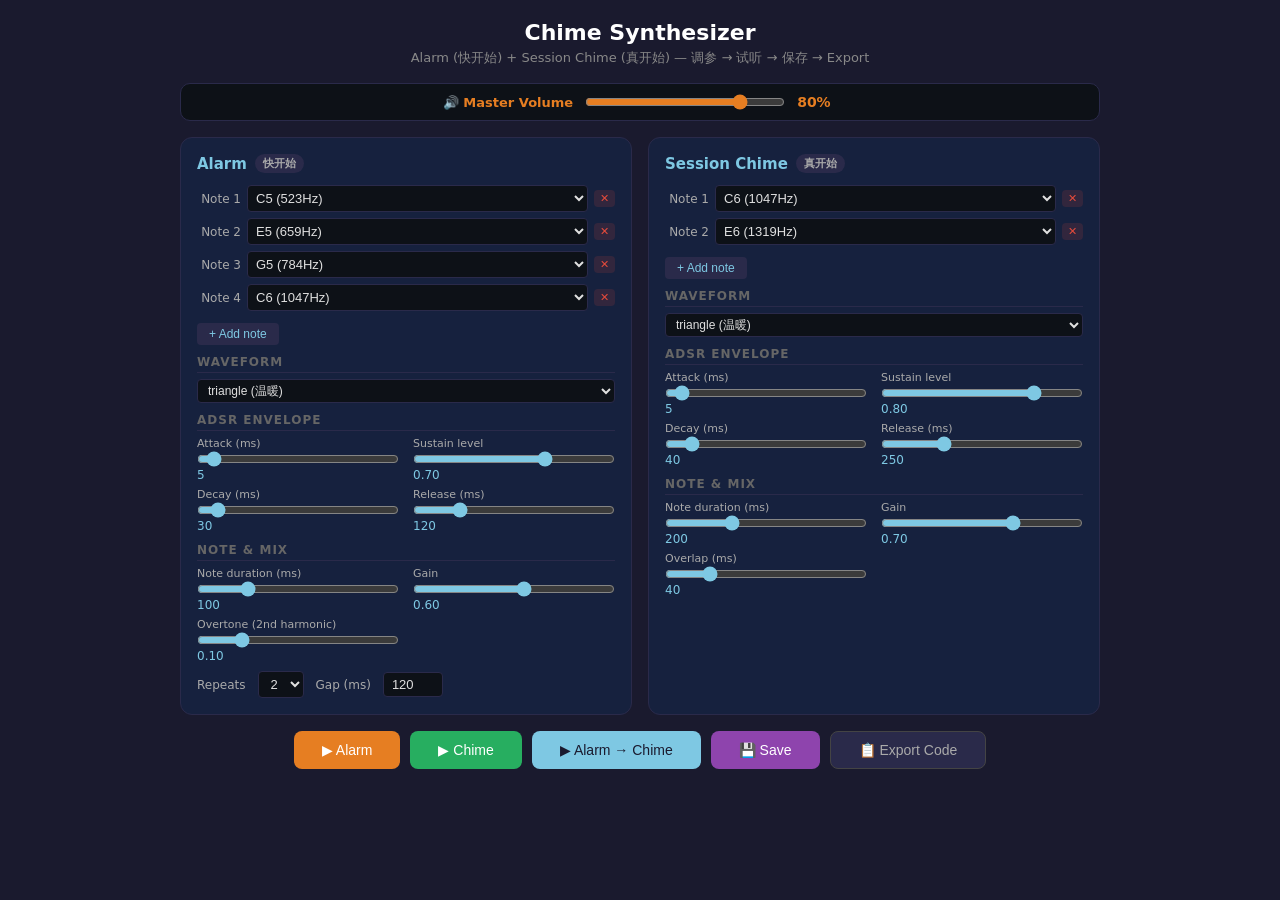
<file: apps/frontend/tools/chime-synth.html>
<!DOCTYPE html>
<html><head>
<meta charset="utf-8">
<title>Chime Synthesizer</title>
<style>
  * { box-sizing: border-box; margin: 0; padding: 0; }
  body { font-family: system-ui, -apple-system, sans-serif; background: #1a1a2e; color: #e0e0e0; min-height: 100vh; }
  .container { max-width: 960px; margin: 0 auto; padding: 20px; }
  h1 { font-size: 22px; text-align: center; margin-bottom: 4px; color: #fff; }
  .subtitle { text-align: center; color: #888; font-size: 13px; margin-bottom: 16px; }

  .master-bar { display: flex; align-items: center; gap: 12px; justify-content: center; background: #0d1117; padding: 10px 20px; border-radius: 10px; margin-bottom: 16px; border: 1px solid #2a2a4a; }
  .master-bar label { font-size: 13px; color: #e67e22; font-weight: 600; }
  .master-bar input[type=range] { width: 200px; accent-color: #e67e22; }
  .master-bar .val { font-size: 14px; color: #e67e22; font-weight: 600; min-width: 40px; }

  .panels { display: grid; grid-template-columns: 1fr 1fr; gap: 16px; margin-bottom: 16px; }
  .panel { background: #16213e; border-radius: 12px; padding: 16px; border: 1px solid #2a2a4a; }
  .panel h2 { font-size: 15px; margin-bottom: 12px; color: #7ec8e3; display: flex; align-items: center; gap: 8px; }
  .panel h2 .badge { font-size: 11px; background: #2a2a4a; padding: 2px 8px; border-radius: 10px; color: #aaa; }

  .note-row { display: flex; align-items: center; gap: 6px; margin-bottom: 6px; }
  .note-row label { font-size: 12px; color: #aaa; min-width: 44px; text-align: right; }
  .note-row select { flex: 1; background: #0d1117; border: 1px solid #2a2a4a; color: #e0e0e0; padding: 4px; border-radius: 4px; font-size: 13px; }
  .note-row .del-btn { padding: 2px 6px; font-size: 11px; background: #e74c3c22; color: #e74c3c; border: none; border-radius: 4px; cursor: pointer; }

  .param-section { margin-top: 10px; }
  .param-section h3 { font-size: 12px; color: #666; text-transform: uppercase; letter-spacing: 1px; margin-bottom: 6px; border-bottom: 1px solid #2a2a4a; padding-bottom: 3px; }
  .param-grid { display: grid; grid-template-columns: 1fr 1fr; gap: 6px 14px; }
  .param { display: flex; flex-direction: column; gap: 1px; }
  .param label { font-size: 11px; color: #aaa; }
  .param input[type=range] { width: 100%; accent-color: #7ec8e3; height: 16px; }
  .param select { background: #0d1117; border: 1px solid #2a2a4a; color: #e0e0e0; padding: 3px 6px; border-radius: 4px; font-size: 12px; }
  .param .val { font-size: 12px; color: #7ec8e3; font-variant-numeric: tabular-nums; }

  .row { display: flex; align-items: center; gap: 12px; margin-top: 8px; }
  .row label { font-size: 12px; color: #aaa; }
  .row select, .row input[type=number] { background: #0d1117; border: 1px solid #2a2a4a; color: #e0e0e0; padding: 4px 8px; border-radius: 4px; font-size: 13px; }

  .controls { display: flex; gap: 10px; justify-content: center; flex-wrap: wrap; margin-bottom: 16px; }
  .btn { padding: 10px 28px; border: none; border-radius: 8px; font-size: 14px; cursor: pointer; font-weight: 500; transition: all 0.15s; }
  .btn-alarm { background: #e67e22; color: white; }
  .btn-alarm:hover { background: #d35400; }
  .btn-chime { background: #27ae60; color: white; }
  .btn-chime:hover { background: #219a52; }
  .btn-seq { background: #7ec8e3; color: #1a1a2e; }
  .btn-seq:hover { background: #5bb8d8; }
  .btn-save { background: #8e44ad; color: white; }
  .btn-save:hover { background: #7d3c98; }
  .btn-copy { background: #2a2a4a; color: #aaa; border: 1px solid #444; }
  .btn-copy:hover { background: #333; color: #fff; }

  .saved-list { background: #16213e; border-radius: 12px; padding: 16px; border: 1px solid #2a2a4a; margin-bottom: 16px; }
  .saved-list h2 { font-size: 15px; margin-bottom: 10px; color: #7ec8e3; }
  .saved-item { display: flex; align-items: center; gap: 8px; padding: 6px 0; border-bottom: 1px solid #2a2a4a; }
  .saved-item:last-child { border-bottom: none; }
  .saved-item .name { flex: 1; font-size: 13px; }
  .saved-item button { padding: 4px 12px; font-size: 12px; }
  .saved-item .del { color: #e74c3c; background: none; border: 1px solid #e74c3c33; border-radius: 4px; cursor: pointer; }
  .saved-item .use { color: #7ec8e3; background: none; border: 1px solid #7ec8e333; border-radius: 4px; cursor: pointer; }

  .json-output { background: #0d1117; border-radius: 8px; padding: 12px; font-family: 'SF Mono', Consolas, monospace; font-size: 12px; color: #7ec8e3; white-space: pre-wrap; word-break: break-all; max-height: 260px; overflow-y: auto; margin-top: 12px; border: 1px solid #2a2a4a; }
  .toast { position: fixed; bottom: 20px; left: 50%; transform: translateX(-50%); background: #27ae60; color: white; padding: 8px 24px; border-radius: 8px; font-size: 14px; opacity: 0; transition: opacity 0.3s; pointer-events: none; z-index: 99; }
  .toast.show { opacity: 1; }
  .add-btn { margin-top: 6px; padding: 4px 12px; font-size: 12px; background: #2a2a4a; color: #7ec8e3; border: none; border-radius: 4px; cursor: pointer; }
  .add-btn:hover { background: #3a3a5a; }
</style>
</head><body>
<div class="container">
<h1>Chime Synthesizer</h1>
<p class="subtitle">Alarm (快开始) + Session Chime (真开始) — 调参 → 试听 → 保存 → Export</p>

<!-- Master Volume -->
<div class="master-bar">
  <label>🔊 Master Volume</label>
  <input type="range" id="masterVol" min="0" max="100" value="80">
  <span class="val" id="masterVolVal">80%</span>
</div>

<div class="panels">
  <!-- ALARM -->
  <div class="panel">
    <h2>Alarm <span class="badge">快开始</span></h2>
    <div id="alarmNotes"></div>

    <div class="param-section">
      <h3>Waveform</h3>
      <div class="param">
        <select data-p="alarm.wave">
          <option value="sine">sine (柔和)</option>
          <option value="triangle" selected>triangle (温暖)</option>
          <option value="square">square (明亮/响)</option>
          <option value="sawtooth">sawtooth (锐利/最响)</option>
        </select>
      </div>
    </div>

    <div class="param-section">
      <h3>ADSR Envelope</h3>
      <div class="param-grid">
        <div class="param">
          <label>Attack (ms)</label>
          <input type="range" min="1" max="80" value="5" data-p="alarm.attack">
          <span class="val">5</span>
        </div>
        <div class="param">
          <label>Sustain level</label>
          <input type="range" min="10" max="100" value="70" data-p="alarm.sustain">
          <span class="val">0.70</span>
        </div>
        <div class="param">
          <label>Decay (ms)</label>
          <input type="range" min="10" max="300" value="30" data-p="alarm.decay">
          <span class="val">30</span>
        </div>
        <div class="param">
          <label>Release (ms)</label>
          <input type="range" min="20" max="500" value="120" data-p="alarm.release">
          <span class="val">120</span>
        </div>
      </div>
    </div>

    <div class="param-section">
      <h3>Note & Mix</h3>
      <div class="param-grid">
        <div class="param">
          <label>Note duration (ms)</label>
          <input type="range" min="40" max="300" value="100" data-p="alarm.noteMs">
          <span class="val">100</span>
        </div>
        <div class="param">
          <label>Gain</label>
          <input type="range" min="10" max="100" value="60" data-p="alarm.gain">
          <span class="val">0.60</span>
        </div>
        <div class="param">
          <label>Overtone (2nd harmonic)</label>
          <input type="range" min="0" max="50" value="10" data-p="alarm.overtone">
          <span class="val">0.10</span>
        </div>
      </div>
    </div>

    <div class="row">
      <label>Repeats</label>
      <select data-p="alarm.repeats">
        <option value="1">1</option>
        <option value="2" selected>2</option>
        <option value="3">3</option>
      </select>
      <label>Gap (ms)</label>
      <input type="number" value="120" min="30" max="500" style="width:60px" data-p="alarm.gapMs">
    </div>
  </div>

  <!-- CHIME -->
  <div class="panel">
    <h2>Session Chime <span class="badge">真开始</span></h2>
    <div id="chimeNotes"></div>

    <div class="param-section">
      <h3>Waveform</h3>
      <div class="param">
        <select data-p="chime.wave">
          <option value="sine">sine (柔和)</option>
          <option value="triangle" selected>triangle (温暖)</option>
          <option value="square">square (明亮/响)</option>
          <option value="sawtooth">sawtooth (锐利/最响)</option>
        </select>
      </div>
    </div>

    <div class="param-section">
      <h3>ADSR Envelope</h3>
      <div class="param-grid">
        <div class="param">
          <label>Attack (ms)</label>
          <input type="range" min="1" max="80" value="5" data-p="chime.attack">
          <span class="val">5</span>
        </div>
        <div class="param">
          <label>Sustain level</label>
          <input type="range" min="10" max="100" value="80" data-p="chime.sustain">
          <span class="val">0.80</span>
        </div>
        <div class="param">
          <label>Decay (ms)</label>
          <input type="range" min="10" max="300" value="40" data-p="chime.decay">
          <span class="val">40</span>
        </div>
        <div class="param">
          <label>Release (ms)</label>
          <input type="range" min="20" max="800" value="250" data-p="chime.release">
          <span class="val">250</span>
        </div>
      </div>
    </div>

    <div class="param-section">
      <h3>Note & Mix</h3>
      <div class="param-grid">
        <div class="param">
          <label>Note duration (ms)</label>
          <input type="range" min="60" max="500" value="200" data-p="chime.noteMs">
          <span class="val">200</span>
        </div>
        <div class="param">
          <label>Gain</label>
          <input type="range" min="10" max="100" value="70" data-p="chime.gain">
          <span class="val">0.70</span>
        </div>
        <div class="param">
          <label>Overlap (ms)</label>
          <input type="range" min="0" max="200" value="40" data-p="chime.overlapMs">
          <span class="val">40</span>
        </div>
      </div>
    </div>
  </div>
</div>

<div class="controls">
  <button class="btn btn-alarm" onclick="playAlarm()">▶ Alarm</button>
  <button class="btn btn-chime" onclick="playChime()">▶ Chime</button>
  <button class="btn btn-seq" onclick="playSequence()">▶ Alarm → Chime</button>
  <button class="btn btn-save" onclick="savePreset()">💾 Save</button>
  <button class="btn btn-copy" onclick="exportCode()">📋 Export Code</button>
</div>

<div class="saved-list" id="savedList" style="display:none">
  <h2>Saved Presets</h2>
  <div id="presetItems"></div>
</div>

<div class="json-output" id="codeOutput" style="display:none"></div>
</div>

<div class="toast" id="toast"></div>

<script>
const NAMED_FREQS = {
  'C4':261.63,'D4':293.66,'E4':329.63,'F4':349.23,'G4':392.00,'A4':440.00,'B4':493.88,
  'C5':523.25,'D5':587.33,'E5':659.25,'F5':698.46,'G5':783.99,'A5':880.00,'B5':987.77,
  'C6':1046.50,'D6':1174.66,'E6':1318.51,'F6':1396.91,'G6':1567.98,'A6':1760.00,'B6':1975.53,
  'C7':2093.00,
};
const FREQ_OPTIONS = Object.entries(NAMED_FREQS).map(([n,f]) => ({name:n, freq:f}));

let alarmNotes = [
  {freq:523.25, name:'C5'}, {freq:659.25, name:'E5'},
  {freq:783.99, name:'G5'}, {freq:1046.50, name:'C6'},
];
let chimeNotes = [
  {freq:1046.50, name:'C6'}, {freq:1318.51, name:'E6'},
];

let _ctx = null;
function getCtx() {
    if (!_ctx || _ctx.state === 'closed') _ctx = new (window.AudioContext || window.webkitAudioContext)();
    if (_ctx.state === 'suspended') _ctx.resume();
    return _ctx;
}

function getMaster() { return Number(document.getElementById('masterVol').value) / 100; }

function getP(key) {
    const el = document.querySelector(`[data-p="${key}"]`);
    if (!el) return 0;
    return el.tagName === 'SELECT' ? el.value : Number(el.value);
}

/**
 * Play a single note with full ADSR envelope, optional overtone, through a compressor.
 * Returns the total duration in seconds (attack+decay+sustain+release).
 */
function playNote(ctx, dest, freq, startTime, params) {
    const { wave, attack, decay, sustain, noteMs, release, gain, overtone } = params;
    const master = getMaster();
    const atkS = attack / 1000;
    const decS = decay / 1000;
    const noteS = noteMs / 1000;
    const relS = release / 1000;
    const susLevel = (gain / 100) * (sustain / 100) * master;
    const peakLevel = (gain / 100) * master;
    const sustainDur = Math.max(0, noteS - atkS - decS);
    const totalDur = atkS + decS + sustainDur + relS;

    function makeOsc(f, g) {
        const gainNode = ctx.createGain();
        gainNode.connect(dest);
        // ADSR
        const t0 = startTime;
        gainNode.gain.setValueAtTime(0.001, t0);
        // Attack
        gainNode.gain.linearRampToValueAtTime(g, t0 + atkS);
        // Decay to sustain
        gainNode.gain.linearRampToValueAtTime(g * (sustain / 100), t0 + atkS + decS);
        // Sustain hold
        gainNode.gain.setValueAtTime(g * (sustain / 100), t0 + atkS + decS + sustainDur);
        // Release
        gainNode.gain.linearRampToValueAtTime(0.001, t0 + totalDur);

        const osc = ctx.createOscillator();
        osc.type = wave;
        osc.frequency.value = f;
        osc.connect(gainNode);
        osc.start(t0);
        osc.stop(t0 + totalDur + 0.05);
    }

    makeOsc(freq, peakLevel);
    if (overtone > 0) {
        makeOsc(freq * 2, peakLevel * (overtone / 100));
    }
    return totalDur;
}

function buildDest(ctx) {
    const comp = ctx.createDynamicsCompressor();
    comp.threshold.value = -20;
    comp.knee.value = 12;
    comp.ratio.value = 4;
    comp.attack.value = 0.003;
    comp.release.value = 0.1;
    comp.connect(ctx.destination);
    return comp;
}

function getAlarmParams() {
    return {
        wave: getP('alarm.wave'),
        attack: getP('alarm.attack'),
        decay: getP('alarm.decay'),
        sustain: getP('alarm.sustain'),
        noteMs: getP('alarm.noteMs'),
        release: getP('alarm.release'),
        gain: getP('alarm.gain'),
        overtone: getP('alarm.overtone'),
    };
}

function getChimeParams() {
    return {
        wave: getP('chime.wave'),
        attack: getP('chime.attack'),
        decay: getP('chime.decay'),
        sustain: getP('chime.sustain'),
        noteMs: getP('chime.noteMs'),
        release: getP('chime.release'),
        gain: getP('chime.gain'),
        overtone: 0,
    };
}

function playAlarm() {
    const ctx = getCtx();
    const dest = buildDest(ctx);
    const p = getAlarmParams();
    const repeats = Number(getP('alarm.repeats'));
    const gapMs = Number(getP('alarm.gapMs'));
    const noteS = p.noteMs / 1000;
    const onePass = alarmNotes.length * noteS;
    let now = ctx.currentTime;

    for (let r = 0; r < repeats; r++) {
        const base = now + r * (onePass + gapMs / 1000);
        alarmNotes.forEach((n, i) => {
            playNote(ctx, dest, n.freq, base + i * noteS, p);
        });
    }
    return repeats * (onePass + gapMs / 1000);
}

function playChime() {
    const ctx = getCtx();
    const dest = buildDest(ctx);
    _playChimeAt(ctx, dest, ctx.currentTime);
}

function _playChimeAt(ctx, dest, t) {
    const p = getChimeParams();
    const noteS = p.noteMs / 1000;
    const overlapS = getP('chime.overlapMs') / 1000;
    const step = Math.max(0.01, noteS - overlapS);
    chimeNotes.forEach((n, i) => {
        playNote(ctx, dest, n.freq, t + i * step, p);
    });
}

function playSequence() {
    const ctx = getCtx();
    const dest = buildDest(ctx);
    // Alarm
    const p = getAlarmParams();
    const repeats = Number(getP('alarm.repeats'));
    const gapMs = Number(getP('alarm.gapMs'));
    const noteS = p.noteMs / 1000;
    const onePass = alarmNotes.length * noteS;
    let now = ctx.currentTime;
    for (let r = 0; r < repeats; r++) {
        const base = now + r * (onePass + gapMs / 1000);
        alarmNotes.forEach((n, i) => {
            playNote(ctx, dest, n.freq, base + i * noteS, p);
        });
    }
    const alarmDur = repeats * (onePass + gapMs / 1000);
    // Chime after a brief pause
    _playChimeAt(ctx, dest, now + alarmDur + 0.15);
}

// --- Note editor ---
function renderNotes(containerId, notes) {
    const el = document.getElementById(containerId);
    el.innerHTML = '';
    notes.forEach((n, i) => {
        const row = document.createElement('div');
        row.className = 'note-row';
        const label = document.createElement('label');
        label.textContent = `Note ${i+1}`;
        const sel = document.createElement('select');
        FREQ_OPTIONS.forEach(opt => {
            const o = document.createElement('option');
            o.value = opt.freq;
            o.textContent = `${opt.name} (${Math.round(opt.freq)}Hz)`;
            if (Math.abs(opt.freq - n.freq) < 1) o.selected = true;
            sel.appendChild(o);
        });
        sel.onchange = () => { n.freq = Number(sel.value); n.name = sel.options[sel.selectedIndex].text.split(' ')[0]; };
        const delBtn = document.createElement('button');
        delBtn.textContent = '✕'; delBtn.className = 'del-btn';
        delBtn.onclick = () => { notes.splice(i,1); renderNotes(containerId, notes); };
        row.appendChild(label); row.appendChild(sel); row.appendChild(delBtn);
        el.appendChild(row);
    });
    const addBtn = document.createElement('button');
    addBtn.textContent = '+ Add note'; addBtn.className = 'add-btn';
    addBtn.onclick = () => { notes.push({freq:523.25, name:'C5'}); renderNotes(containerId, notes); };
    el.appendChild(addBtn);
}

// --- Param display sync ---
function syncDisplays() {
    document.querySelectorAll('input[type=range][data-p]').forEach(el => {
        const valEl = el.parentElement.querySelector('.val');
        if (!valEl) return;
        const p = el.dataset.p;
        if (p.endsWith('.gain') || p.endsWith('.overtone') || p.endsWith('.sustain'))
            valEl.textContent = (Number(el.value) / 100).toFixed(2);
        else
            valEl.textContent = el.value;
    });
}
document.addEventListener('input', (e) => {
    if (e.target.id === 'masterVol') {
        document.getElementById('masterVolVal').textContent = e.target.value + '%';
    }
    syncDisplays();
});
syncDisplays();

// --- Save / Load ---
function getSaved() { try { return JSON.parse(localStorage.getItem('chime_presets_v2') || '[]'); } catch { return []; } }
function setSaved(list) { localStorage.setItem('chime_presets_v2', JSON.stringify(list)); renderSavedList(); }

function getCurrentConfig() {
    const cfg = { alarmNotes: alarmNotes.map(n=>({...n})), chimeNotes: chimeNotes.map(n=>({...n})), params: {}, masterVol: Number(document.getElementById('masterVol').value) };
    document.querySelectorAll('[data-p]').forEach(el => { cfg.params[el.dataset.p] = el.tagName === 'SELECT' ? el.value : Number(el.value); });
    return cfg;
}

function applyConfig(cfg) {
    alarmNotes = (cfg.alarmNotes || []).map(n=>({...n}));
    chimeNotes = (cfg.chimeNotes || []).map(n=>({...n}));
    renderNotes('alarmNotes', alarmNotes);
    renderNotes('chimeNotes', chimeNotes);
    if (cfg.masterVol !== undefined) { document.getElementById('masterVol').value = cfg.masterVol; document.getElementById('masterVolVal').textContent = cfg.masterVol + '%'; }
    if (cfg.params) {
        Object.entries(cfg.params).forEach(([k,v]) => {
            const el = document.querySelector(`[data-p="${k}"]`);
            if (el) { el.value = v; }
        });
    }
    syncDisplays();
}

function savePreset() {
    const name = prompt('Preset name:', `Preset ${getSaved().length + 1}`);
    if (!name) return;
    const list = getSaved();
    list.push({ name, config: getCurrentConfig(), time: new Date().toLocaleString() });
    setSaved(list);
    toast('Saved: ' + name);
}

function renderSavedList() {
    const list = getSaved();
    const container = document.getElementById('savedList');
    const items = document.getElementById('presetItems');
    if (list.length === 0) { container.style.display = 'none'; return; }
    container.style.display = 'block';
    items.innerHTML = '';
    list.forEach((p,i) => {
        const row = document.createElement('div');
        row.className = 'saved-item';
        row.innerHTML = `<span class="name">${p.name} <span style="color:#666;font-size:11px">${p.time||''}</span></span>`;
        const playBtn = document.createElement('button');
        playBtn.className = 'use'; playBtn.textContent = '▶ Play';
        playBtn.onclick = () => { applyConfig(p.config); setTimeout(playSequence, 80); };
        const useBtn = document.createElement('button');
        useBtn.className = 'use'; useBtn.textContent = 'Load';
        useBtn.onclick = () => { applyConfig(p.config); toast('Loaded: ' + p.name); };
        const delBtn = document.createElement('button');
        delBtn.className = 'del'; delBtn.textContent = 'Del';
        delBtn.onclick = () => { list.splice(i,1); setSaved(list); };
        row.appendChild(playBtn); row.appendChild(useBtn); row.appendChild(delBtn);
        items.appendChild(row);
    });
}

function exportCode() {
    const cfg = getCurrentConfig();
    const out = document.getElementById('codeOutput');
    out.style.display = 'block';
    const p = cfg.params;
    const aN = cfg.alarmNotes.map(n=>`  { freq: ${n.freq}, name: '${n.name}' }`).join(',\n');
    const cN = cfg.chimeNotes.map(n=>`  { freq: ${n.freq}, name: '${n.name}' }`).join(',\n');
    out.textContent = `// ==========================================
// Generated by Chime Synthesizer
// Master volume: ${cfg.masterVol}%
// ==========================================

// --- Alarm (快开始) ---
// Notes: ${cfg.alarmNotes.map(n=>n.name).join(' → ')}  × ${p['alarm.repeats']} repeats, gap ${p['alarm.gapMs']}ms
const ALARM_NOTES = [
${aN}
];
const ALARM_CFG = {
  wave: '${p['alarm.wave']}',
  noteMs: ${p['alarm.noteMs']},
  gain: ${(p['alarm.gain']/100).toFixed(2)},
  attack: ${p['alarm.attack']},     // ms
  decay: ${p['alarm.decay']},      // ms
  sustain: ${(p['alarm.sustain']/100).toFixed(2)},   // level (0-1)
  release: ${p['alarm.release']},    // ms
  overtone: ${(p['alarm.overtone']/100).toFixed(2)},  // 2nd harmonic mix
  repeats: ${p['alarm.repeats']},
  gapMs: ${p['alarm.gapMs']},
};

// --- Session Chime (真开始) ---
// Notes: ${cfg.chimeNotes.map(n=>n.name).join(' → ')}
const CHIME_NOTES = [
${cN}
];
const CHIME_CFG = {
  wave: '${p['chime.wave']}',
  noteMs: ${p['chime.noteMs']},
  gain: ${(p['chime.gain']/100).toFixed(2)},
  attack: ${p['chime.attack']},     // ms
  decay: ${p['chime.decay']},      // ms
  sustain: ${(p['chime.sustain']/100).toFixed(2)},   // level (0-1)
  release: ${p['chime.release']},    // ms
  overlapMs: ${p['chime.overlapMs']},
};`;
    toast('Code exported — scroll down');
}

function toast(msg) {
    const el = document.getElementById('toast');
    el.textContent = msg; el.classList.add('show');
    setTimeout(() => el.classList.remove('show'), 1800);
}

// Init
renderNotes('alarmNotes', alarmNotes);
renderNotes('chimeNotes', chimeNotes);
renderSavedList();
</script>
</body></html>
</file>
